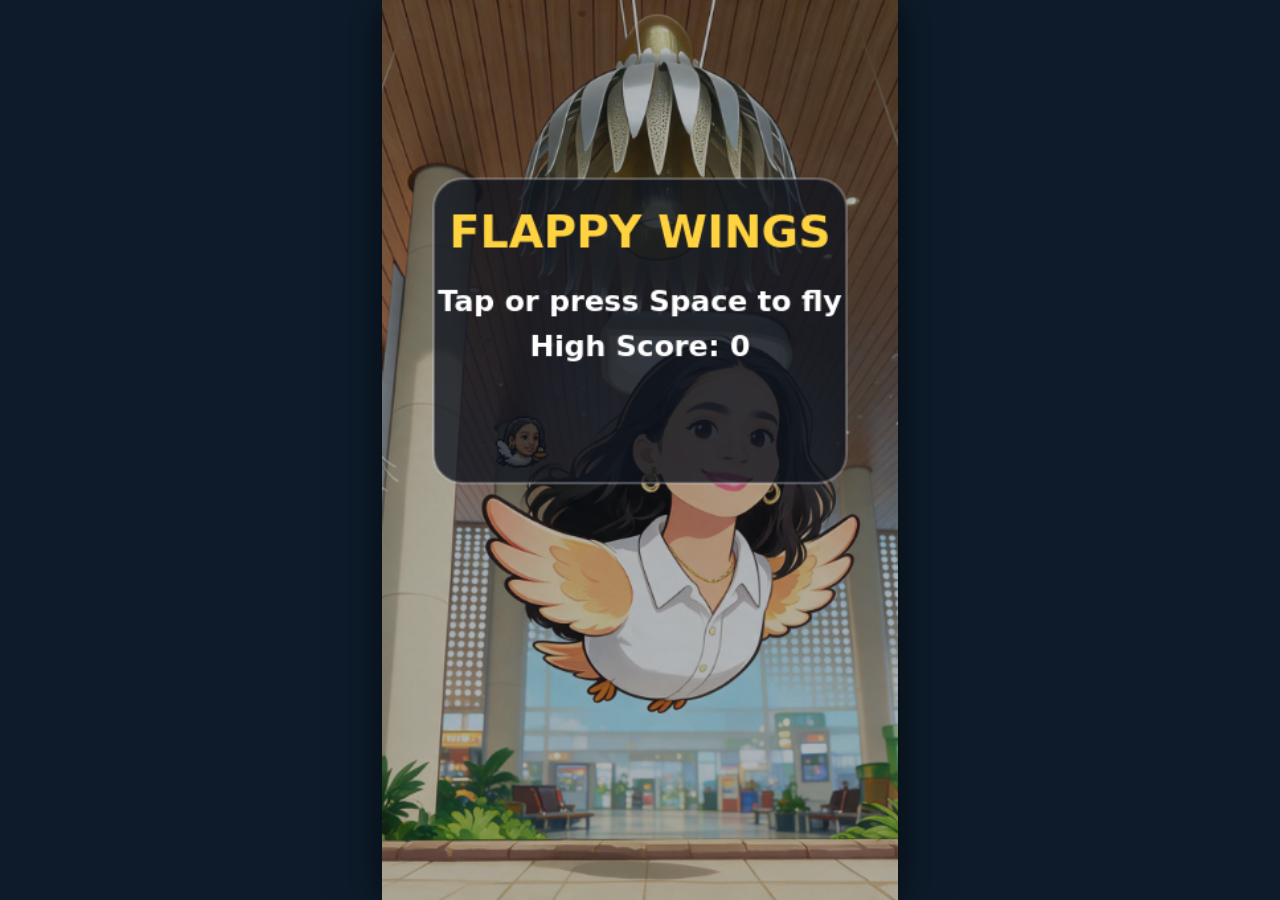
<file: FlappyNaina/index.html>
<!DOCTYPE html>
<html lang="en">
<head>
<meta charset="UTF-8">
<meta name="viewport" content="width=device-width, initial-scale=1, maximum-scale=1, user-scalable=no, viewport-fit=cover">
<title>Flappy Wings</title>
<style>
  html, body {
    margin: 0; padding: 0; height: 100%; width: 100%;
    background: #0d1b2a;
    overflow: hidden;
    touch-action: none;
    -webkit-user-select: none; user-select: none;
    font-family: 'Segoe UI', system-ui, -apple-system, sans-serif;
  }
  #stage {
    position: fixed; inset: 0;
    display: flex; align-items: center; justify-content: center;
    background: #0d1b2a;
  }
  #gameCanvas {
    display: block;
    max-width: 100vw;
    max-height: 100vh;
    box-shadow: 0 0 40px rgba(0,0,0,0.6);
    background: #7ec8e3;
  }
</style>
</head>
<body>
<div id="stage">
  <canvas id="gameCanvas"></canvas>
</div>

<script>
(function () {
  "use strict";

  // ---------- logical (design) resolution ----------
  const LW = 390, LH = 680;

  const canvas = document.getElementById('gameCanvas');
  const ctx = canvas.getContext('2d');

  function resize() {
    const dpr = Math.max(1, window.devicePixelRatio || 1);
    const availW = window.innerWidth;
    const availH = window.innerHeight;
    const scale = Math.min(availW / LW, availH / LH);
    const cssW = LW * scale;
    const cssH = LH * scale;
    canvas.style.width = cssW + 'px';
    canvas.style.height = cssH + 'px';
    canvas.width = Math.round(LW * dpr);
    canvas.height = Math.round(LH * dpr);
    ctx.setTransform(dpr, 0, 0, dpr, 0, 0);
  }
  window.addEventListener('resize', resize);
  window.addEventListener('orientationchange', resize);
  resize();

  // ---------- asset loading ----------
  const assets = {
    bg: new Image(),
    birds: new Image()
  };
  assets.bg.src = 'background.jpeg';
  assets.birds.src = 'assets.png';

  // ---------- audio ----------
  const sndPass = new Audio('audio.mp3');
  const sndBg = new Audio('background.mp3');
  const sndHop = new Audio('hop.mp3');
  sndBg.loop = true;
  sndBg.volume = 0.5;
  let musicStarted = false;

  function startMusic() {
    if (musicStarted) return;
    musicStarted = true;
    sndBg.play().catch(function () {});
  }

  function playPassSound() {
    try {
      sndPass.currentTime = 0;
      sndPass.play().catch(function () {});
    } catch (e) {}
  }

  function playHopSound() {
    try {
      sndHop.currentTime = 0;
      sndHop.play().catch(function () {});
    } catch (e) {}
  }

  let assetsLoaded = 0;
  const totalAssets = 2;

  function assetReady() {
    assetsLoaded++;
    if (assetsLoaded === totalAssets) {
      startLoop();
    }
  }
  assets.bg.onload = assetReady;
  assets.birds.onload = assetReady;

  // bird flap frames: 4 cols x 2 rows
  const BIRD_COLS = 4, BIRD_ROWS = 2;
  let birdCellW = 0, birdCellH = 0;

  // ---------- game constants ----------
  const GRAVITY = 1900;
  const FLAP_VELOCITY = -520;
  const MAX_FALL_SPEED = 700;
  const PIPE_WIDTH = 62;
  const PIPE_GAP = 190;
  const PIPE_SPEED = 165;
  const PIPE_SPACING = 230;
  const BIRD_X = LW * 0.28;
  const BIRD_W = 54, BIRD_H = 47;
  const BIRD_RADIUS = 19;

  // ---------- game state ----------
  let state = 'start'; // start | playing | gameover
  let bird = { y: LH / 2, vy: 0, angle: 0 };
  let pipes = [];
  let score = 0;
  let highScore = parseInt(localStorage.getItem('flappyWingsHighScore') || '0', 10);
  let frameIndex = 0;
  let frameTimer = 0;
  let idleT = 0;
  let lastTime = 0;
  let canRestart = true;
  let flashT = 0;

  // subtle cloud parallax for gameplay backdrop
  const clouds = [];
  for (let i = 0; i < 6; i++) {
    clouds.push({
      x: Math.random() * LW,
      y: 40 + Math.random() * (LH * 0.55),
      s: 0.6 + Math.random() * 0.9,
      speed: 8 + Math.random() * 14
    });
  }

  function resetGame() {
    bird.y = LH / 2;
    bird.vy = 0;
    bird.angle = 0;
    pipes = [];
    score = 0;
    let x = LW + 60;
    for (let i = 0; i < 3; i++) {
      spawnPipe(x);
      x += PIPE_SPACING;
    }
  }

  function spawnPipe(x) {
    const margin = 70;
    const gapCenter = margin + Math.random() * (LH - margin * 2 - PIPE_GAP) + PIPE_GAP / 2;
    const hue = Math.random() < 0.5 ? 'green' : 'coral';
    pipes.push({
      x: x,
      gapCenter: gapCenter,
      passed: false,
      hue: hue
    });
  }

  function flap() {
    startMusic();
    playHopSound();
    if (state === 'start') {
      state = 'playing';
      resetGame();
      bird.vy = FLAP_VELOCITY;
    } else if (state === 'playing') {
      bird.vy = FLAP_VELOCITY;
    } else if (state === 'gameover') {
      if (canRestart) {
        state = 'start';
      }
    }
  }

  // ---------- input ----------
  function onPress(e) {
    e.preventDefault();
    flap();
  }
  canvas.addEventListener('pointerdown', onPress, { passive: false });
  window.addEventListener('keydown', function (e) {
    if (e.code === 'Space' || e.code === 'ArrowUp') {
      e.preventDefault();
      flap();
    }
  });

  // ---------- update ----------
  function update(dt) {
    idleT += dt;

    for (let i = 0; i < clouds.length; i++) {
      clouds[i].x -= clouds[i].speed * dt * (state === 'playing' ? 1 : 0.4);
      if (clouds[i].x < -80) {
        clouds[i].x = LW + 80;
        clouds[i].y = 40 + Math.random() * (LH * 0.55);
      }
    }

    if (state === 'playing') {
      bird.vy += GRAVITY * dt;
      if (bird.vy > MAX_FALL_SPEED) bird.vy = MAX_FALL_SPEED;
      bird.y += bird.vy * dt;

      const targetAngle = Math.max(-0.5, Math.min(1.3, bird.vy / 700));
      bird.angle += (targetAngle - bird.angle) * Math.min(1, dt * 10);

      for (let i = 0; i < pipes.length; i++) {
        pipes[i].x -= PIPE_SPEED * dt;
      }
      while (pipes.length && pipes[0].x < -PIPE_WIDTH - 80) {
        pipes.shift();
        spawnPipe(pipes[pipes.length - 1].x + PIPE_SPACING);
      }

      for (let i = 0; i < pipes.length; i++) {
        const p = pipes[i];
        if (!p.passed && p.x + PIPE_WIDTH / 2 < BIRD_X) {
          p.passed = true;
          score++;
          playPassSound();
        }
      }

      // collisions
      if (bird.y - BIRD_RADIUS < 0 || bird.y + BIRD_RADIUS > LH) {
        endGame();
      }
      for (let i = 0; i < pipes.length; i++) {
        const p = pipes[i];
        const left = p.x - PIPE_WIDTH / 2;
        const right = p.x + PIPE_WIDTH / 2;
        if (BIRD_X + BIRD_RADIUS > left && BIRD_X - BIRD_RADIUS < right) {
          const gapTop = p.gapCenter - PIPE_GAP / 2;
          const gapBottom = p.gapCenter + PIPE_GAP / 2;
          if (bird.y - BIRD_RADIUS < gapTop || bird.y + BIRD_RADIUS > gapBottom) {
            endGame();
          }
        }
      }
    }

    // bird flap animation always flutters
    frameTimer += dt;
    const frameSpeed = state === 'playing' ? 0.06 : 0.12;
    if (frameTimer > frameSpeed) {
      frameTimer = 0;
      frameIndex = (frameIndex + 1) % (BIRD_COLS * BIRD_ROWS);
    }

    if (flashT > 0) flashT -= dt;
  }

  function endGame() {
    if (state !== 'playing') return;
    state = 'gameover';
    flashT = 0.15;
    if (score > highScore) {
      highScore = score;
      localStorage.setItem('flappyWingsHighScore', String(highScore));
    }
    canRestart = false;
    setTimeout(function () { canRestart = true; }, 550);
  }

  // ---------- drawing helpers ----------
  function drawSkyGradient() {
    const g = ctx.createLinearGradient(0, 0, 0, LH);
    g.addColorStop(0, '#8ed1f0');
    g.addColorStop(0.6, '#bfe8f7');
    g.addColorStop(1, '#eaf7ee');
    ctx.fillStyle = g;
    ctx.fillRect(0, 0, LW, LH);

    ctx.save();
    ctx.fillStyle = 'rgba(255,255,255,0.85)';
    for (let i = 0; i < clouds.length; i++) {
      const c = clouds[i];
      drawCloud(c.x, c.y, c.s);
    }
    ctx.restore();

    // ground strip
    ctx.fillStyle = '#dcd3a8';
    ctx.fillRect(0, LH - 26, LW, 26);
    ctx.fillStyle = '#c8bd8a';
    ctx.fillRect(0, LH - 26, LW, 6);
  }

  function drawCloud(x, y, s) {
    ctx.beginPath();
    ctx.ellipse(x, y, 22 * s, 14 * s, 0, 0, Math.PI * 2);
    ctx.ellipse(x + 18 * s, y + 4 * s, 16 * s, 11 * s, 0, 0, Math.PI * 2);
    ctx.ellipse(x - 18 * s, y + 5 * s, 15 * s, 10 * s, 0, 0, Math.PI * 2);
    ctx.fill();
  }

  function drawHomescreen() {
    if (assets.bg.naturalWidth) {
      const iw = assets.bg.naturalWidth, ih = assets.bg.naturalHeight;
      const scale = Math.max(LW / iw, LH / ih);
      const dw = iw * scale, dh = ih * scale;
      ctx.drawImage(assets.bg, (LW - dw) / 2, (LH - dh) / 2, dw, dh);
      ctx.fillStyle = 'rgba(10,20,35,0.30)';
      ctx.fillRect(0, 0, LW, LH);
    } else {
      drawSkyGradient();
    }
  }

  const PIPE_COLORS = {
    green: { light: '#a8f0a0', mid: '#3fb84f', dark: '#1f7a2e', band: '#f4d35e' },
    coral: { light: '#ffd6c9', mid: '#ff8a65', dark: '#c1502f', band: '#ffe08a' }
  };

  function pipeGradient(x0, x1, colors) {
    const g = ctx.createLinearGradient(x0, 0, x1, 0);
    g.addColorStop(0, colors.dark);
    g.addColorStop(0.18, colors.mid);
    g.addColorStop(0.5, colors.light);
    g.addColorStop(0.82, colors.mid);
    g.addColorStop(1, colors.dark);
    return g;
  }

  function drawPipeSegment(cx, top, bottom, colors) {
    const x0 = cx - PIPE_WIDTH / 2, x1 = cx + PIPE_WIDTH / 2;
    ctx.fillStyle = pipeGradient(x0, x1, colors);
    ctx.fillRect(x0, top, PIPE_WIDTH, bottom - top);
    ctx.strokeStyle = 'rgba(0,0,0,0.25)';
    ctx.lineWidth = 2;
    ctx.strokeRect(x0 + 1, top, PIPE_WIDTH - 2, bottom - top);
  }

  function drawPipeCap(cx, edgeY, colors, pointingDown) {
    const capW = PIPE_WIDTH + 18;
    const capH = 26;
    const bandH = 8;
    const x0 = cx - capW / 2, x1 = cx + capW / 2;
    const y = pointingDown ? edgeY - capH : edgeY;

    ctx.save();
    ctx.fillStyle = pipeGradient(x0, x1, colors);
    roundRect(x0, y, capW, capH, 6);
    ctx.fill();
    ctx.strokeStyle = 'rgba(0,0,0,0.3)';
    ctx.lineWidth = 2;
    roundRect(x0, y, capW, capH, 6);
    ctx.stroke();

    // gold band
    const bandY = pointingDown ? y + capH - bandH - 3 : y + 3;
    ctx.fillStyle = colors.band;
    ctx.fillRect(x0 + 5, bandY, capW - 10, bandH);
    ctx.restore();
  }

  function drawPipes() {
    for (let i = 0; i < pipes.length; i++) {
      const p = pipes[i];
      const colors = PIPE_COLORS[p.hue];
      const gapTop = p.gapCenter - PIPE_GAP / 2;
      const gapBottom = p.gapCenter + PIPE_GAP / 2;

      // top pipe: from 0 to gapTop
      drawPipeSegment(p.x, 0, gapTop - 24, colors);
      drawPipeCap(p.x, gapTop, colors, true);

      // bottom pipe: from gapBottom to LH
      drawPipeSegment(p.x, gapBottom + 24, LH, colors);
      drawPipeCap(p.x, gapBottom, colors, false);
    }
  }

  function drawBird() {
    if (!birdCellW) {
      birdCellW = assets.birds.naturalWidth / BIRD_COLS;
      birdCellH = assets.birds.naturalHeight / BIRD_ROWS;
    }
    const col = frameIndex % BIRD_COLS;
    const row = Math.floor(frameIndex / BIRD_COLS);
    const sx = col * birdCellW, sy = row * birdCellH;

    const bobY = state === 'start' ? Math.sin(idleT * 3) * 8 : 0;

    ctx.save();
    ctx.translate(BIRD_X, bird.y + bobY);
    ctx.rotate(state === 'playing' ? bird.angle : Math.sin(idleT * 3) * 0.08);
    ctx.drawImage(
      assets.birds,
      sx, sy, birdCellW, birdCellH,
      -BIRD_W / 2, -BIRD_H / 2, BIRD_W, BIRD_H
    );
    ctx.restore();
  }

  function roundRect(x, y, w, h, r) {
    ctx.beginPath();
    ctx.moveTo(x + r, y);
    ctx.arcTo(x + w, y, x + w, y + h, r);
    ctx.arcTo(x + w, y + h, x, y + h, r);
    ctx.arcTo(x, y + h, x, y, r);
    ctx.arcTo(x, y, x + w, y, r);
    ctx.closePath();
  }

  function drawScore() {
    ctx.save();
    ctx.textAlign = 'center';
    ctx.font = 'bold 54px system-ui, sans-serif';
    ctx.lineWidth = 6;
    ctx.strokeStyle = 'rgba(20,20,30,0.85)';
    ctx.fillStyle = '#ffffff';
    ctx.strokeText(String(score), LW / 2, 62);
    ctx.fillText(String(score), LW / 2, 62);
    ctx.restore();
  }

  function drawPanel(title, lines) {
    const pw = LW * 0.8, ph = 230;
    const px = (LW - pw) / 2, py = (LH - ph) / 2 - 90;
    ctx.save();
    ctx.fillStyle = 'rgba(15,20,30,0.78)';
    roundRect(px, py, pw, ph, 22);
    ctx.fill();
    ctx.strokeStyle = 'rgba(255,255,255,0.25)';
    ctx.lineWidth = 2;
    ctx.stroke();

    ctx.textAlign = 'center';
    ctx.fillStyle = '#ffd23f';
    ctx.font = 'bold 34px system-ui, sans-serif';
    ctx.fillText(title, LW / 2, py + 52);

    ctx.fillStyle = '#ffffff';
    ctx.font = '600 22px system-ui, sans-serif';
    lines.forEach(function (line, idx) {
      ctx.fillText(line, LW / 2, py + 100 + idx * 34);
    });
    ctx.restore();
  }

  function draw() {
    if (state === 'start') {
      drawHomescreen();
      drawBird();
      drawPanel('FLAPPY WINGS', ['Tap or press Space to fly', 'High Score: ' + highScore]);
    } else if (state === 'playing') {
      drawSkyGradient();
      drawPipes();
      drawBird();
      drawScore();
    } else if (state === 'gameover') {
      drawSkyGradient();
      drawPipes();
      drawBird();
      drawScore();
      drawPanel('GAME OVER', ['Score: ' + score, 'Best: ' + highScore, 'Tap to play again']);
    }

    if (flashT > 0) {
      ctx.fillStyle = 'rgba(255,255,255,' + (flashT / 0.15 * 0.5) + ')';
      ctx.fillRect(0, 0, LW, LH);
    }
  }

  // ---------- main loop ----------
  function loop(ts) {
    if (!lastTime) lastTime = ts;
    let dt = (ts - lastTime) / 1000;
    if (dt > 0.05) dt = 0.05;
    lastTime = ts;

    update(dt);
    draw();

    requestAnimationFrame(loop);
  }

  function startLoop() {
    requestAnimationFrame(loop);
  }
})();
</script>
</body>
</html>
</file>
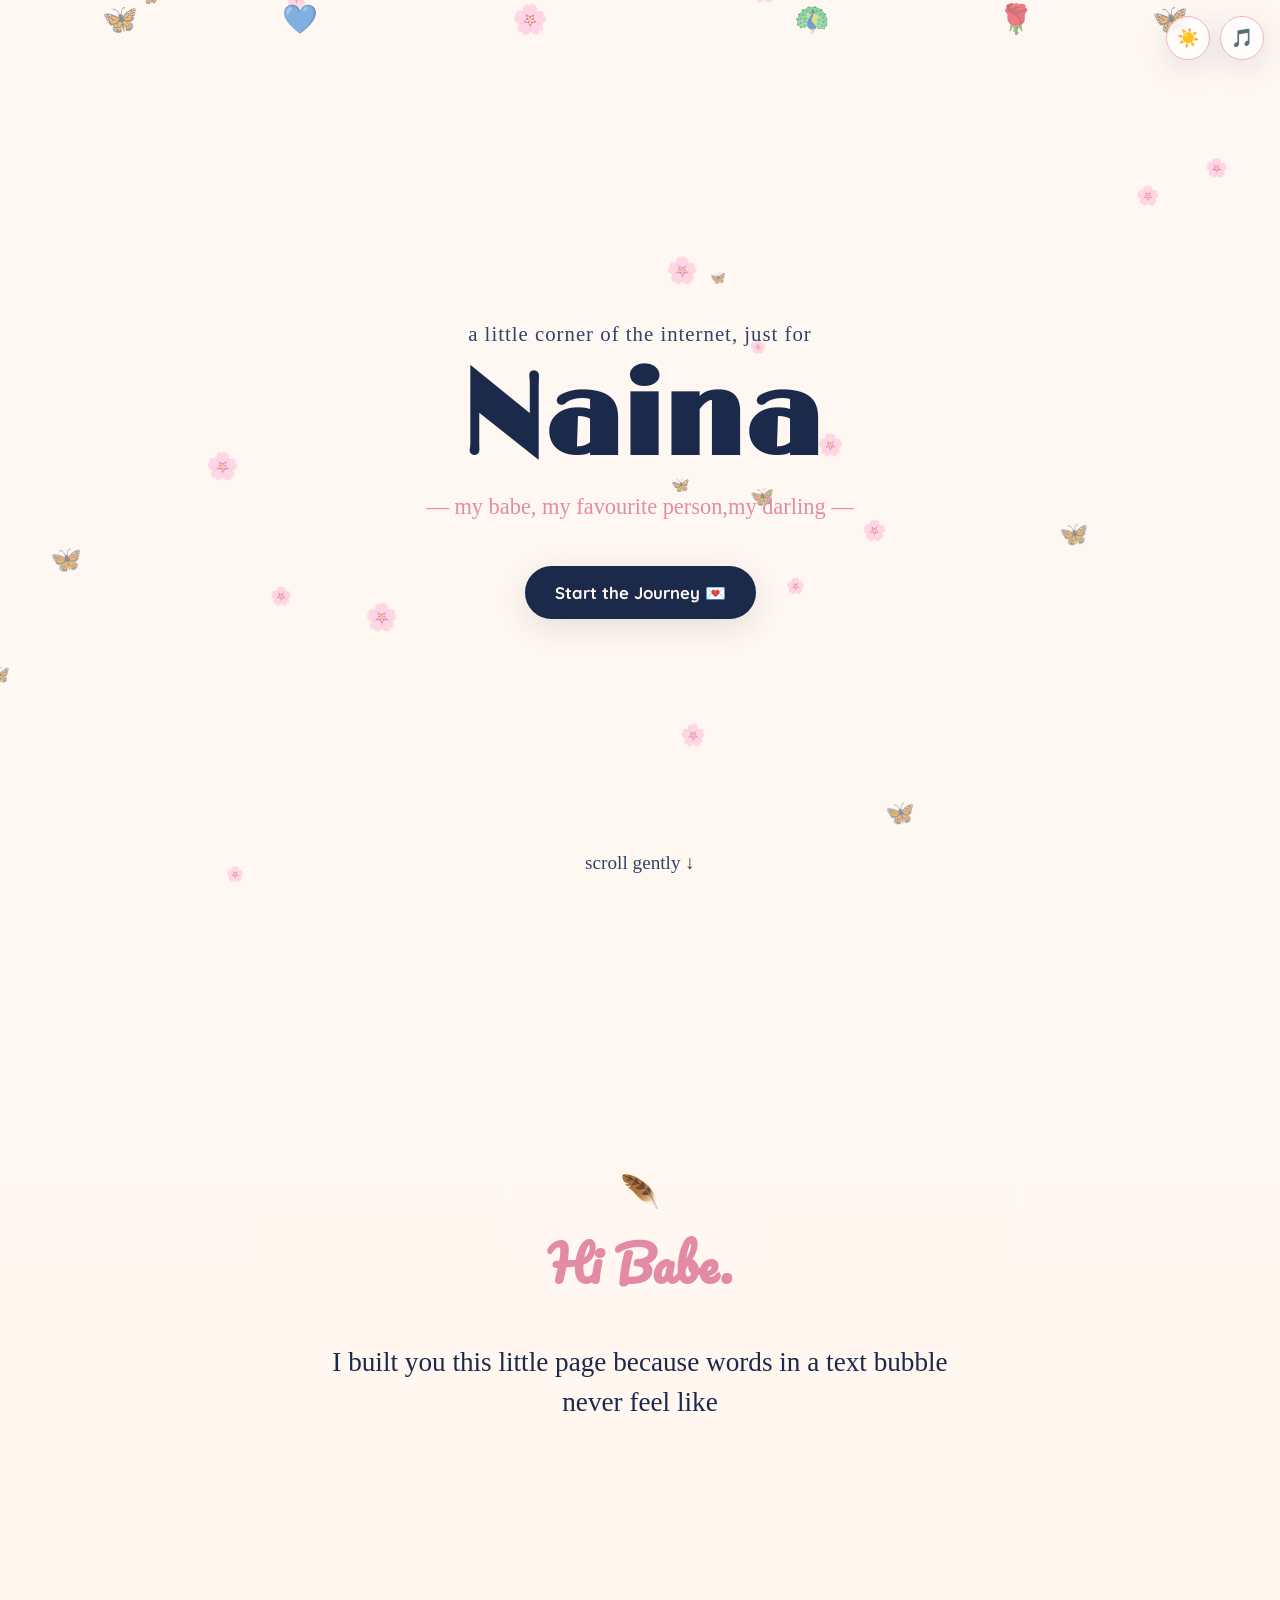
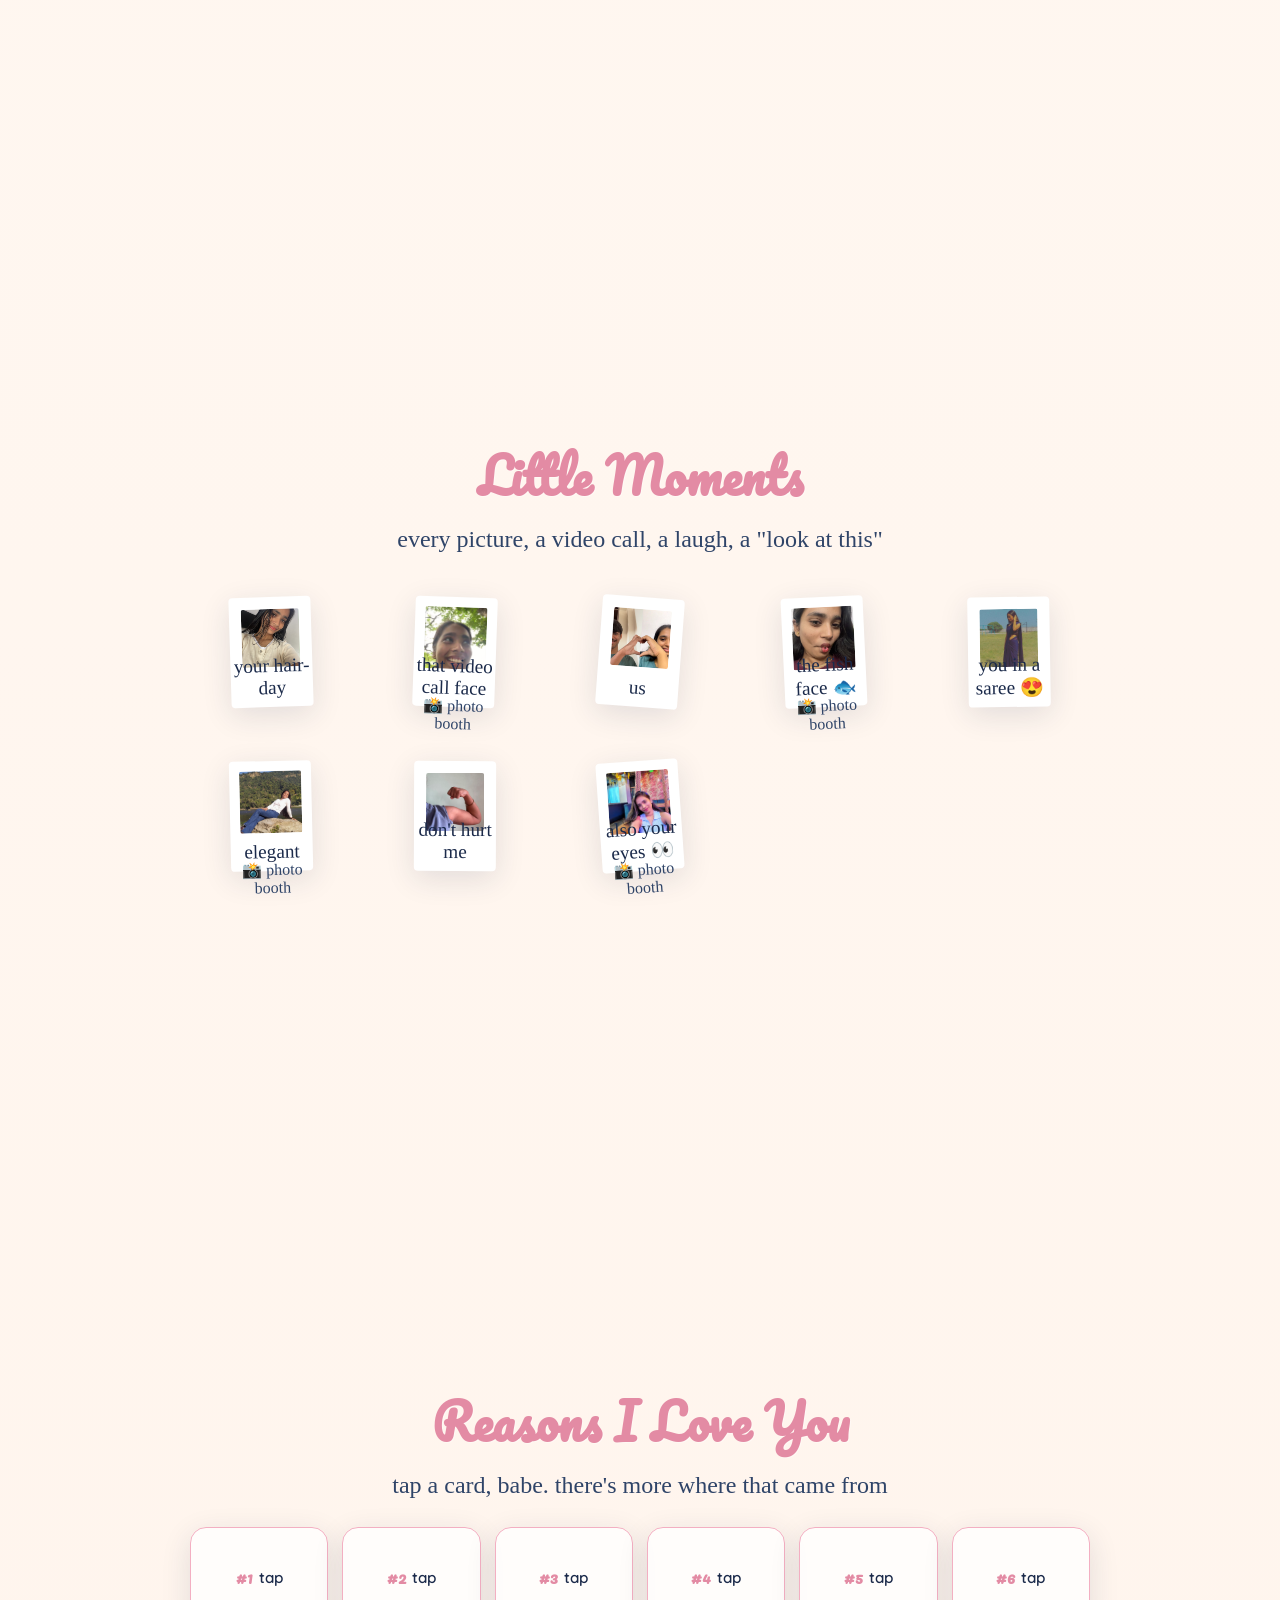
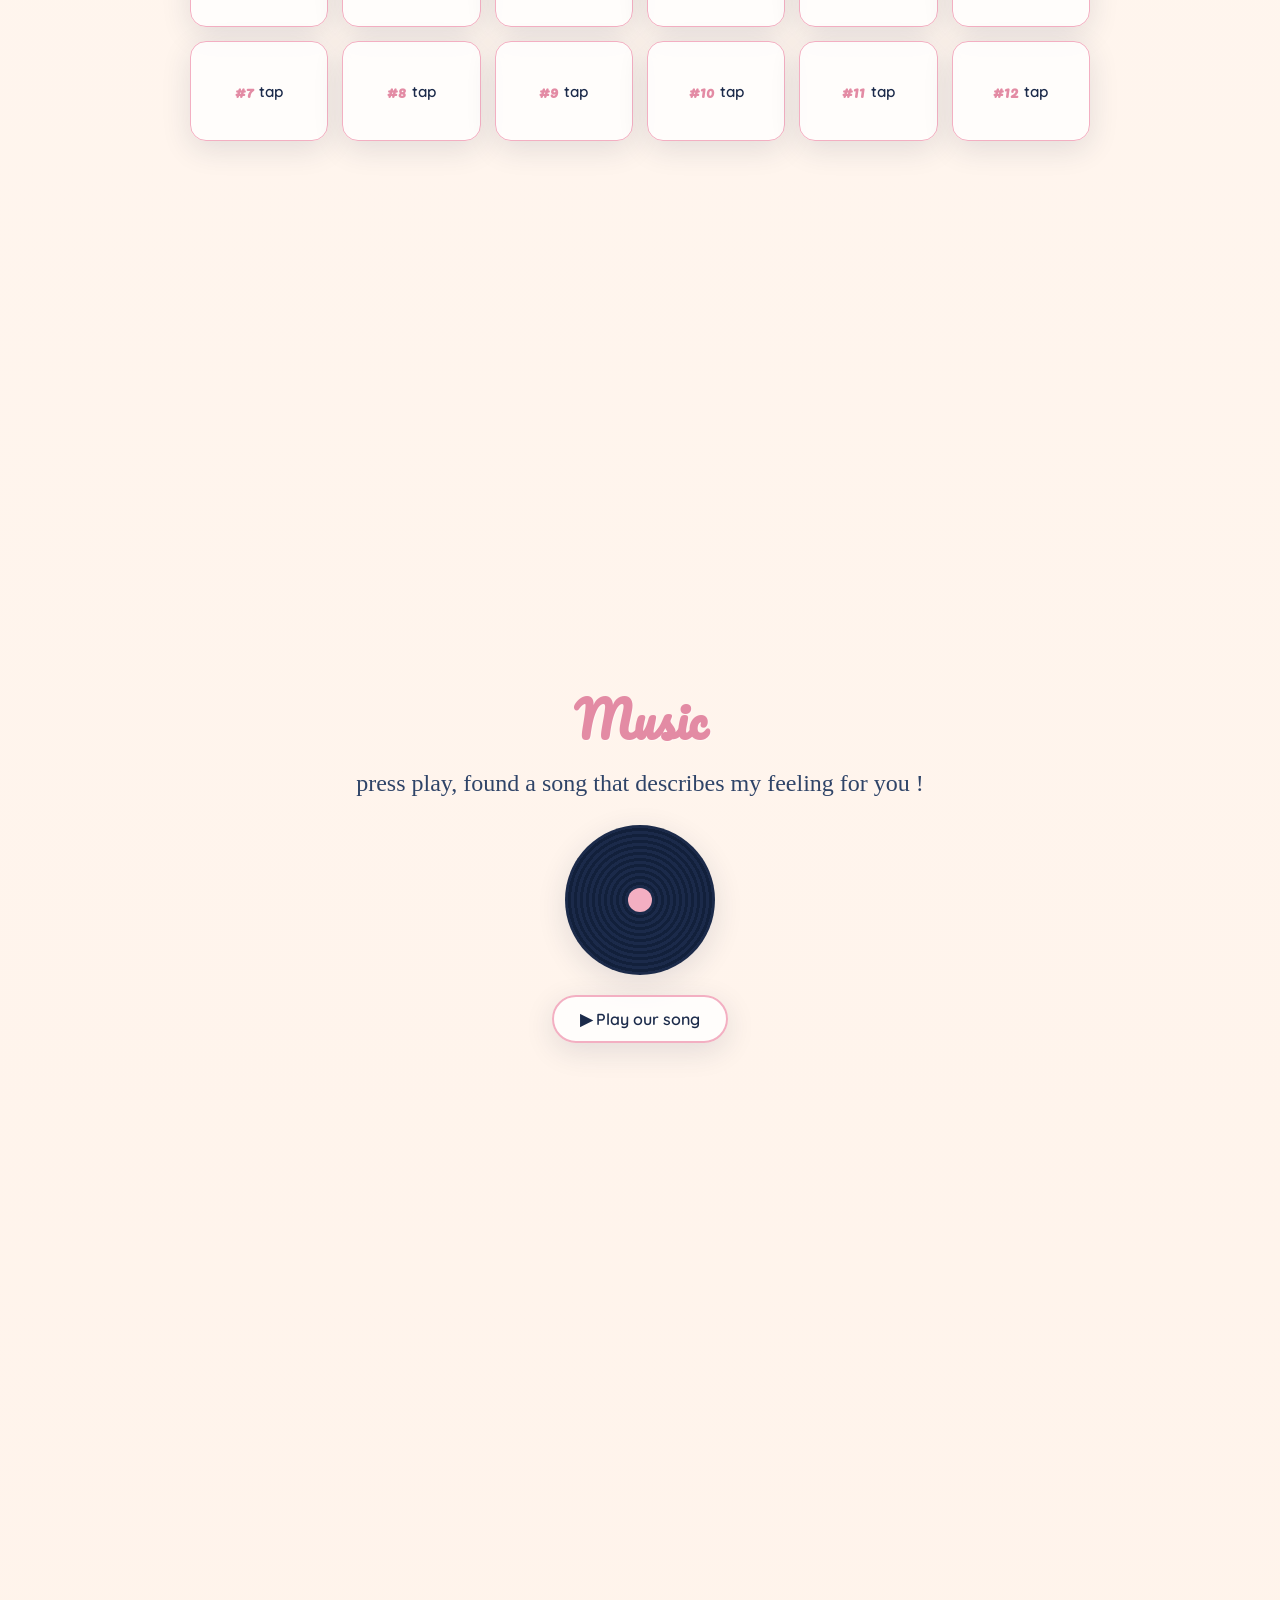
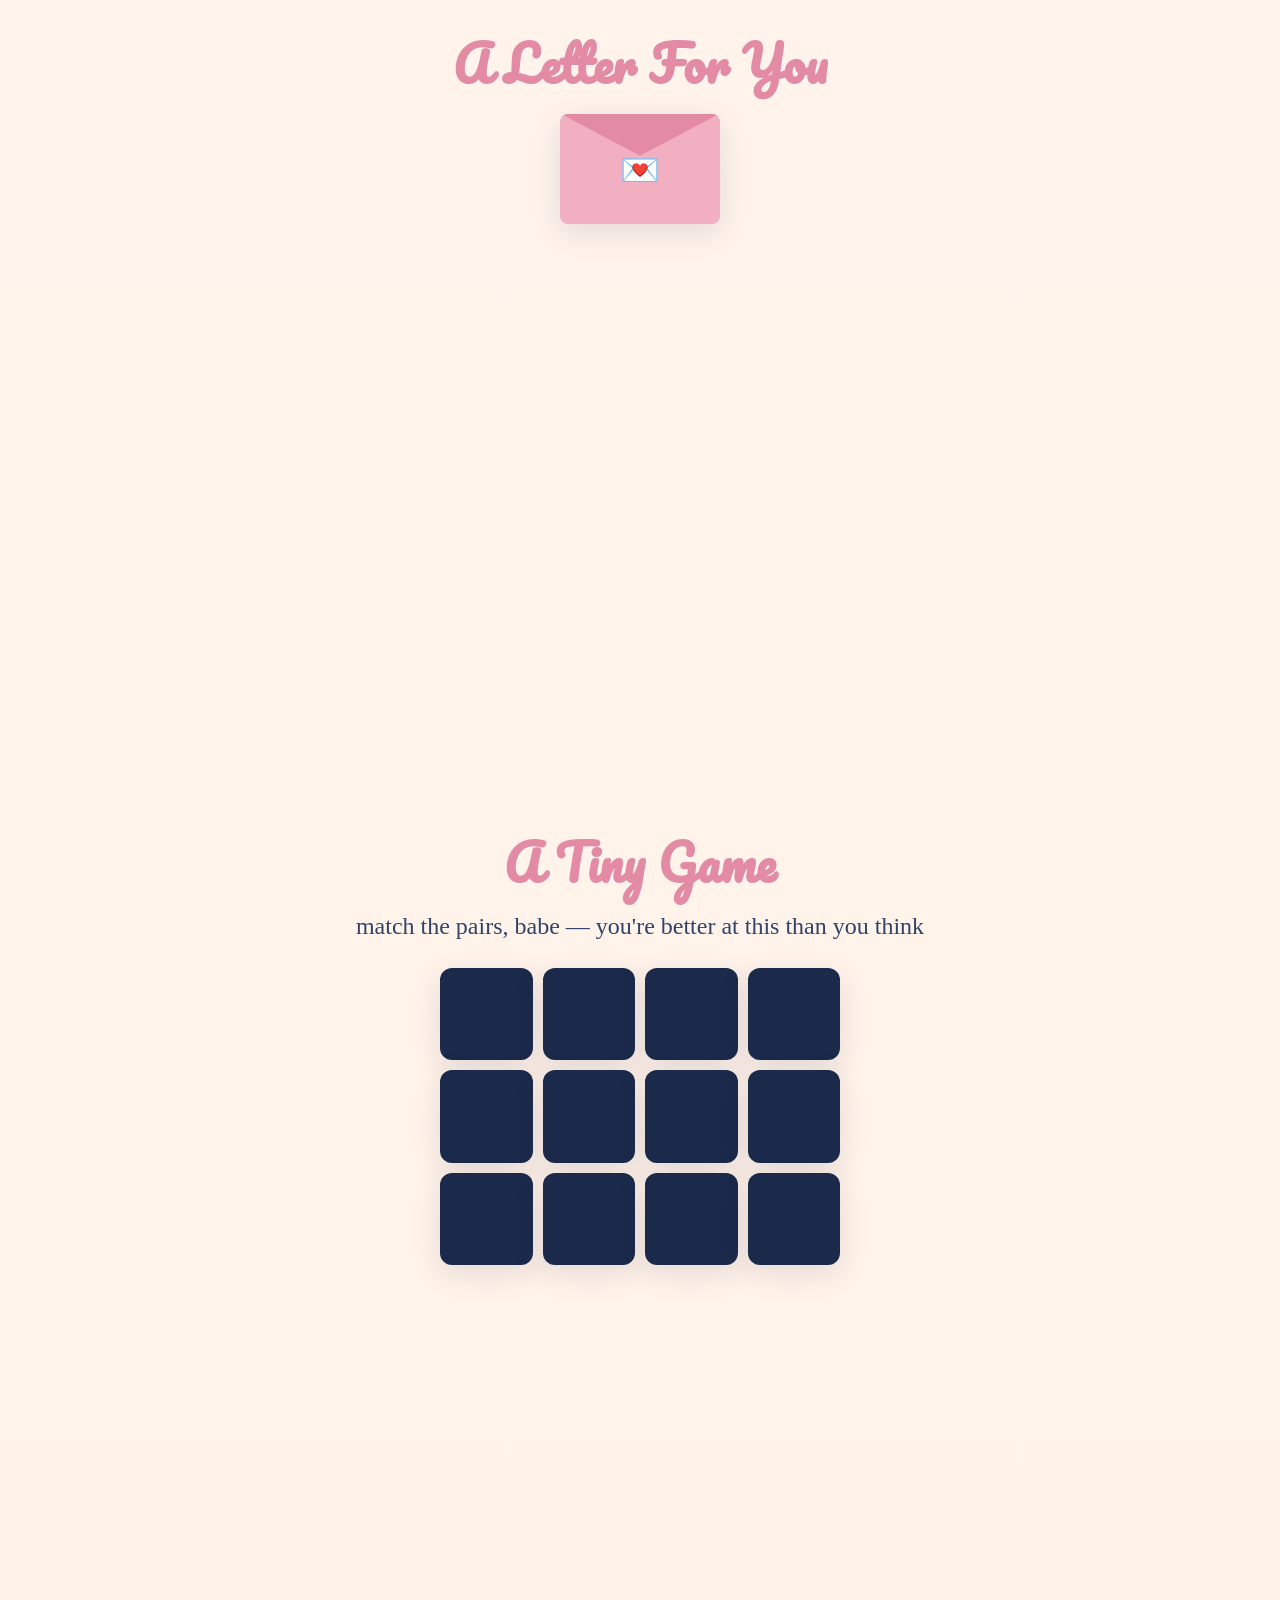
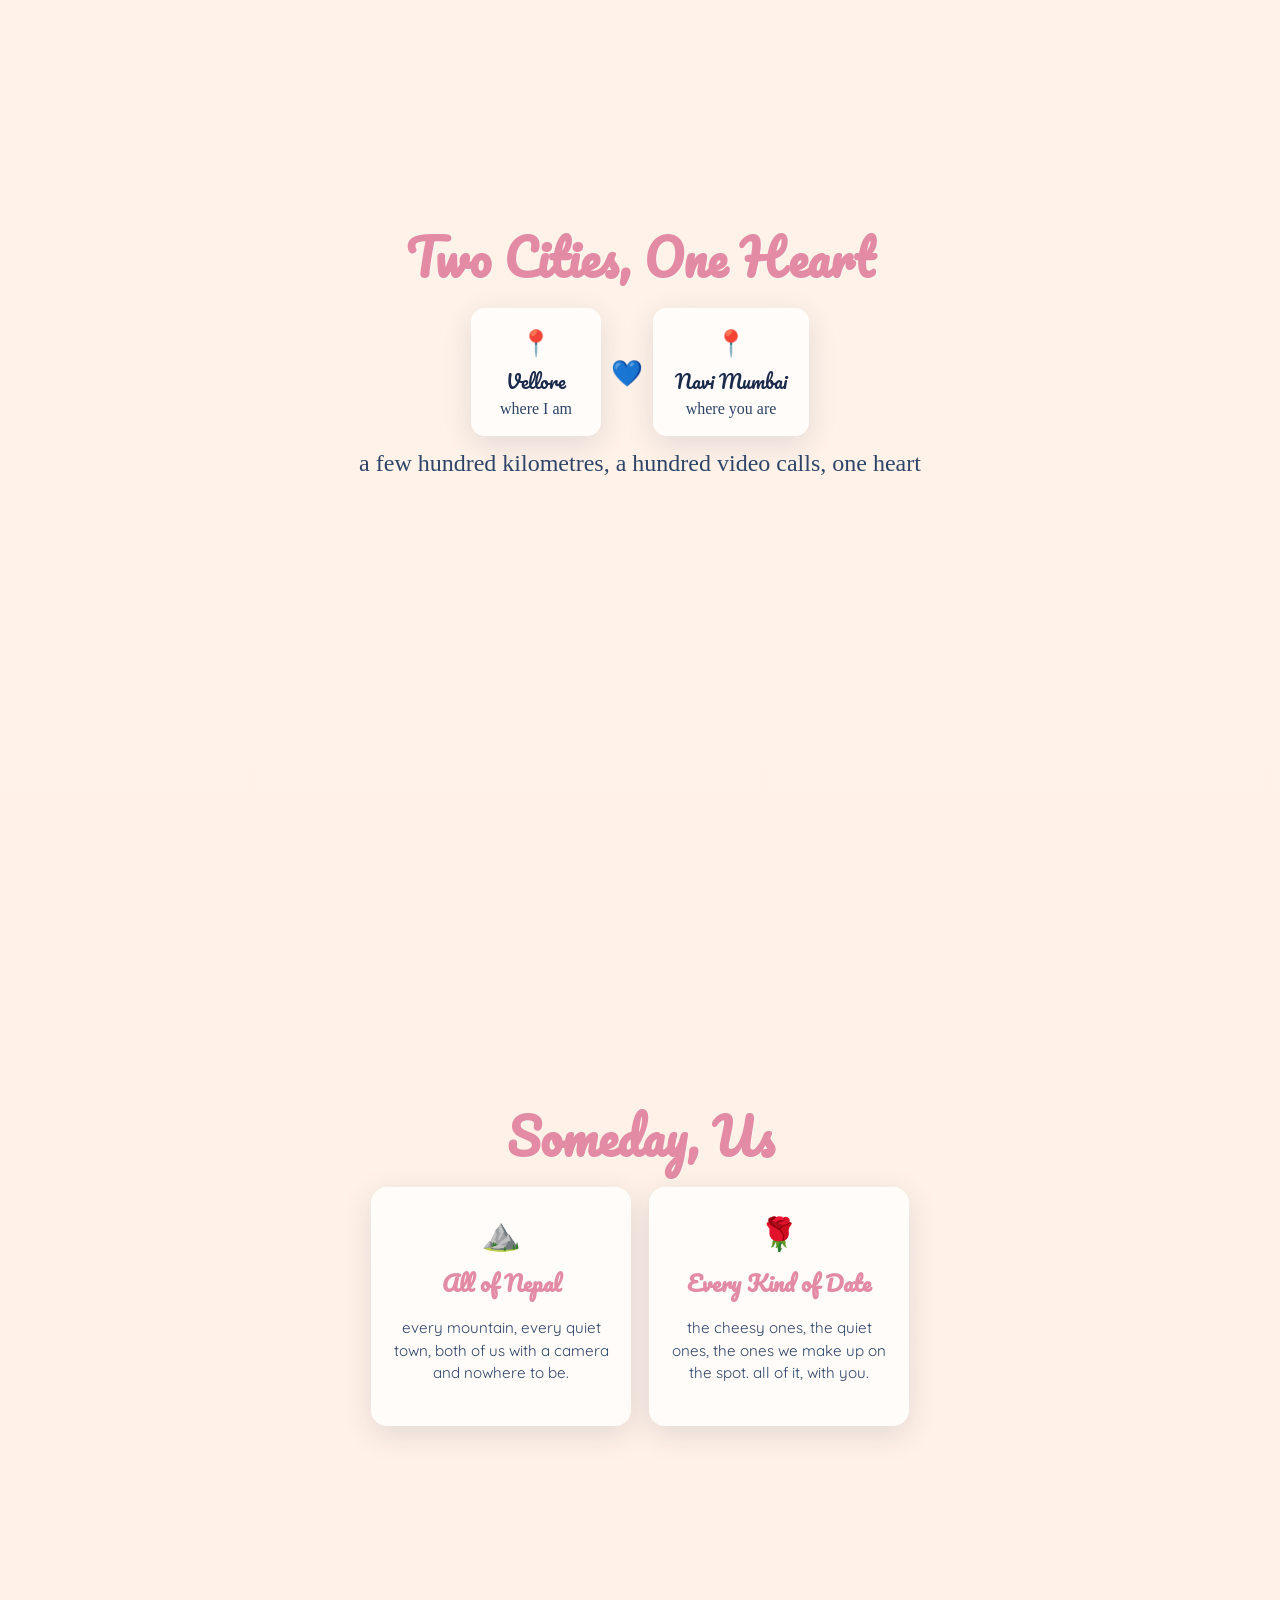
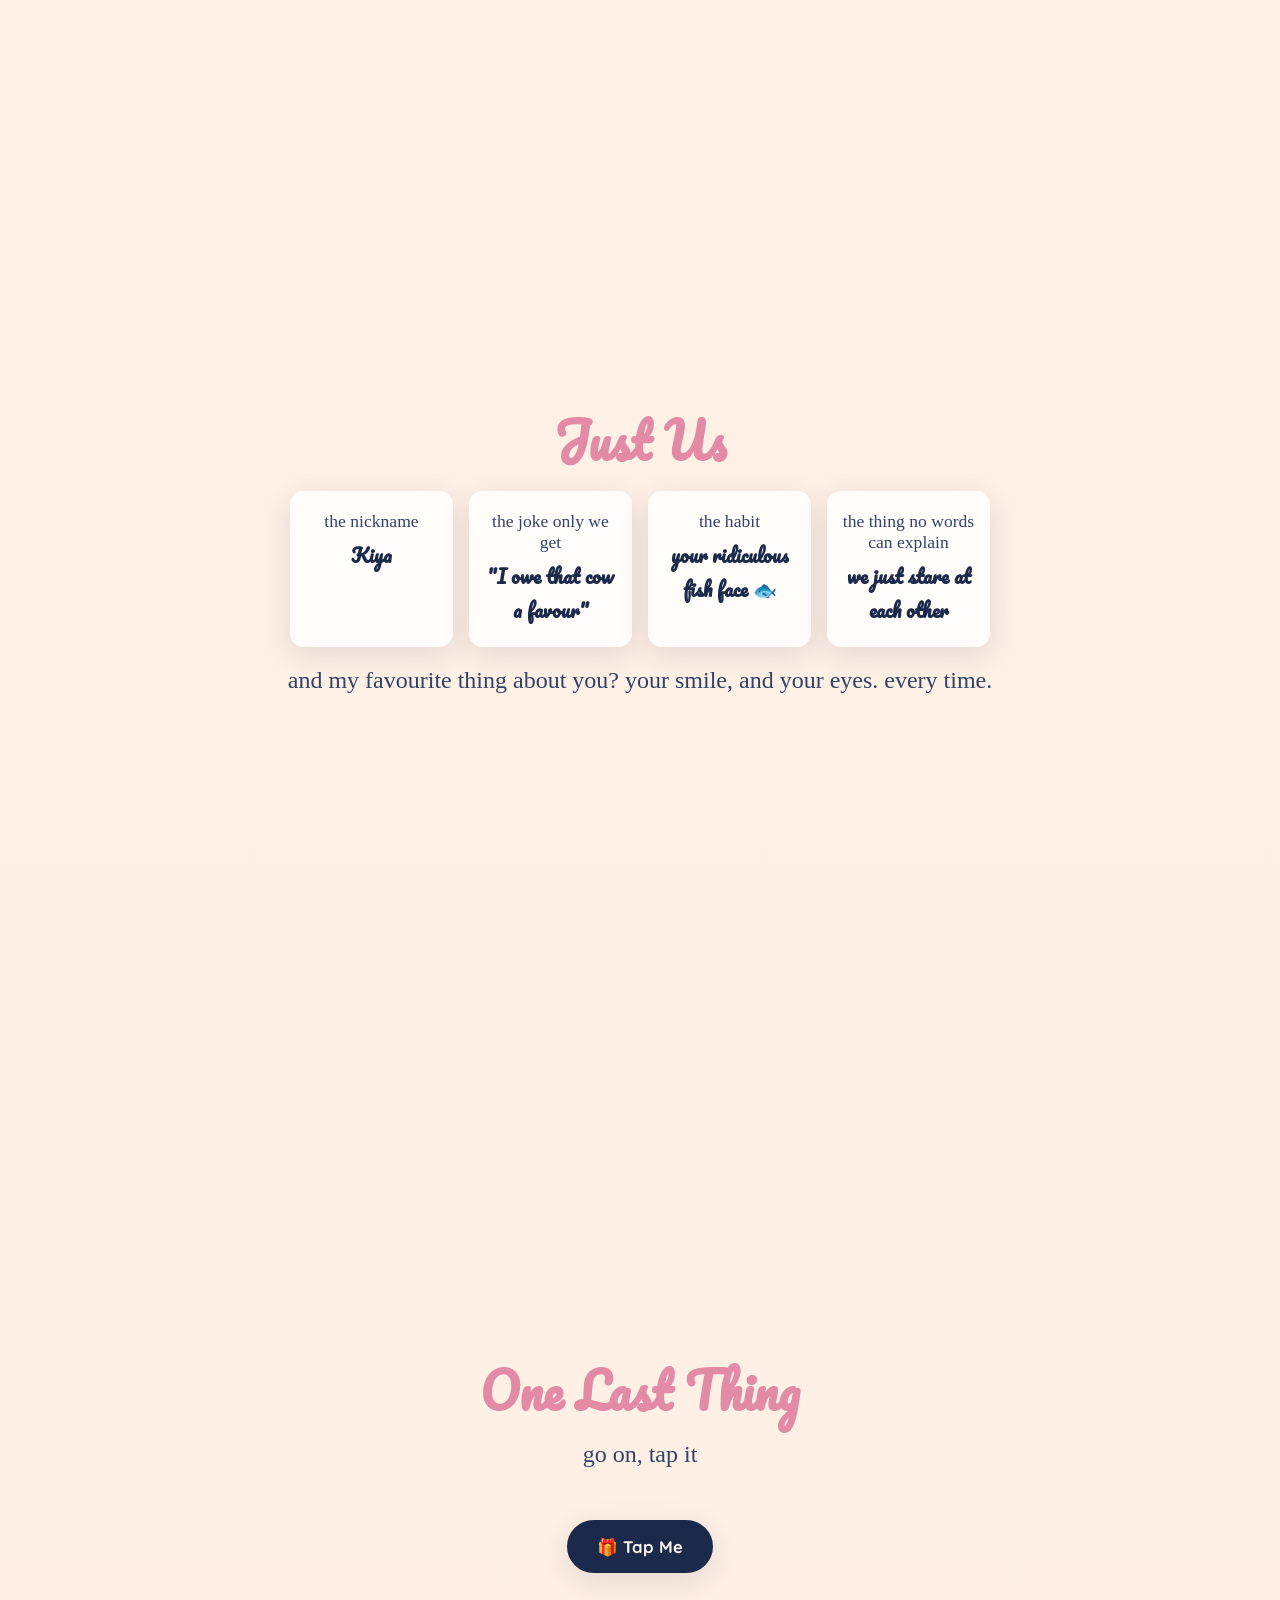
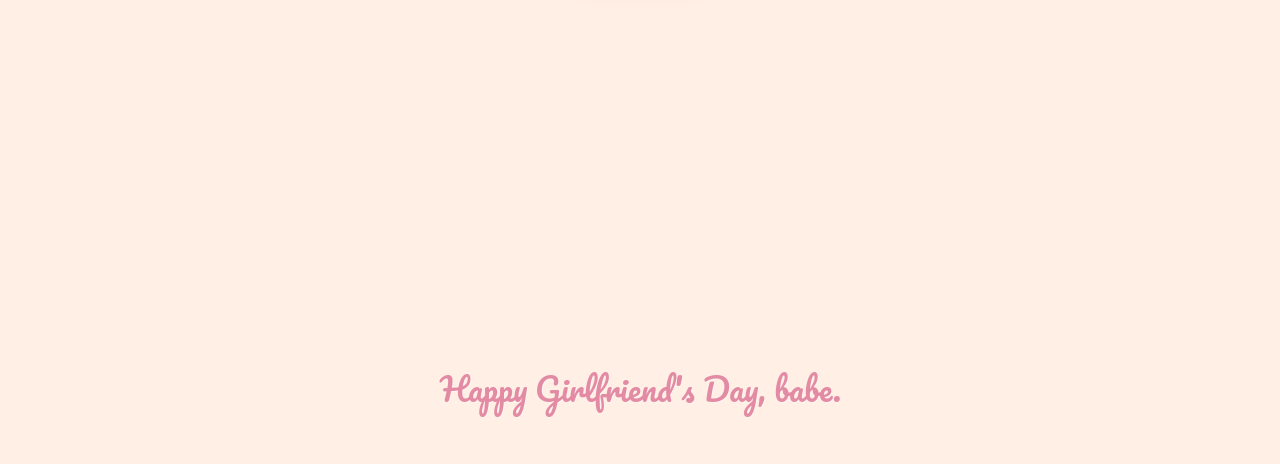
<file: GirlFriendDay/index.html>
<!doctype html>
<html lang="en">
  <head>
    <meta charset="UTF-8" />
    <meta
      name="viewport"
      content="width=device-width, initial-scale=1.0, maximum-scale=1.0, user-scalable=no"
    />
    <title>For Naina 🦋</title>

    <link rel="preconnect" href="https://fonts.googleapis.com" />
    <link rel="preconnect" href="https://fonts.gstatic.com" crossorigin />
    <link
      href="https://fonts.googleapis.com/css2?family=Pacifico&family=Limelight&family=Just+Another+Hand&family=Quicksand:wght@400;500;600;700&display=swap"
      rel="stylesheet"
    />

    <link rel="stylesheet" href="style.css" />
  </head>
  <body>
    <!-- Ambient layers -->
    <canvas id="petal-canvas"></canvas>
    <div id="sparkle-layer"></div>

    <!-- Fixed controls -->
    <div class="controls">
      <button id="modeToggle" class="ctrl-btn" aria-label="Toggle day/night">
        ☀️
      </button>
      <button id="musicToggle" class="ctrl-btn" aria-label="Toggle music">
        🎵
      </button>
    </div>
    <audio id="bgMusic" src="assets/background.mp3" loop preload="none"></audio>

    <!-- ============ 1. LANDING ============ -->
    <section id="landing" class="section landing">
      <div class="floaters">
        <span class="floater">🦋</span><span class="floater">💙</span
        ><span class="floater">🌸</span> <span class="floater">🦚</span
        ><span class="floater">🌹</span><span class="floater">🦋</span>
      </div>
      <p class="eyebrow">a little corner of the internet, just for</p>
      <h1 class="hero-name" id="heroName">Naina</h1>
      <p class="hero-sub">— my babe, my favourite person,my darling —</p>
      <button id="startBtn" class="btn-primary">Start the Journey 💌</button>
      <div class="scroll-hint">scroll gently ↓</div>
    </section>

    <!-- ============ 2. NOTE FROM ME ============ -->
    <section class="section note-section">
      <div class="feather-divider">🪶</div>
      <h2 class="script-title">Hi Babe.</h2>
      <p class="typewriter-block" id="introType"></p>
    </section>

    <!-- ============ 3. GALLERY ============ -->
    <section class="section gallery-section">
      <h2 class="script-title">Little Moments</h2>
      <p class="section-sub">
        every picture, a video call, a laugh, a "look at this"
      </p>
      <div class="gallery-grid" id="galleryGrid"></div>
    </section>

    <!-- ============ 4. REASONS ============ -->
    <section class="section reasons-section">
      <h2 class="script-title">Reasons I Love You</h2>
      <p class="section-sub">
        tap a card, babe. there's more where that came from
      </p>
      <div class="reasons-grid" id="reasonsGrid"></div>
    </section>

    <!-- ============ 5. MUSIC ============ -->
    <section class="section music-section">
      <h2 class="script-title">Music</h2>
      <p class="section-sub">
        press play, found a song that describes my feeling for you !
      </p>
      <div class="record-wrap">
        <div class="record" id="record">
          <div class="record-hole"></div>
        </div>
      </div>
      <button id="playSong" class="btn-secondary">▶ Play our song</button>
    </section>

    <!-- ============ 6. LOVE LETTER ============ -->
    <section class="section letter-section">
      <h2 class="script-title">A Letter For You</h2>
      <div class="envelope" id="envelope">
        <div class="envelope-flap"></div>
        <div class="envelope-body">💌</div>
      </div>
      <div class="letter-paper" id="letterPaper">
        <p id="letterType"></p>
      </div>
    </section>

    <!-- ============ 7. MEMORY GAME ============ -->
    <section class="section game-section">
      <h2 class="script-title">A Tiny Game</h2>
      <p class="section-sub">
        match the pairs, babe — you're better at this than you think
      </p>
      <div class="memory-grid" id="memoryGrid"></div>
      <p class="game-status" id="gameStatus"></p>
    </section>

    <!-- ============ 8. TWO CITIES ============ -->
    <section class="section map-section">
      <h2 class="script-title">Two Cities, One Heart</h2>
      <div class="map-wrap">
        <div class="city-card">
          <div class="city-pin">📍</div>
          <p class="city-name">Vellore</p>
          <p class="city-tag">where I am</p>
        </div>
        <div class="heart-line">
          <span class="beating-heart">💙</span>
        </div>
        <div class="city-card">
          <div class="city-pin">📍</div>
          <p class="city-name">Navi Mumbai</p>
          <p class="city-tag">where you are</p>
        </div>
      </div>
      <p class="section-sub">
        a few hundred kilometres, a hundred video calls, one heart
      </p>
    </section>

    <!-- ============ 9. FUTURE DREAMS ============ -->
    <section class="section dreams-section">
      <h2 class="script-title">Someday, Us</h2>
      <div class="dream-cards">
        <div class="dream-card">
          <div class="dream-icon">⛰️</div>
          <h3>All of Nepal</h3>
          <p>
            every mountain, every quiet town, both of us with a camera and
            nowhere to be.
          </p>
        </div>
        <div class="dream-card">
          <div class="dream-icon">🌹</div>
          <h3>Every Kind of Date</h3>
          <p>
            the cheesy ones, the quiet ones, the ones we make up on the spot.
            all of it, with you.
          </p>
        </div>
      </div>
    </section>

    <!-- ============ 10. JUST US ============ -->
    <section class="section justus-section">
      <h2 class="script-title">Just Us</h2>
      <div class="justus-grid">
        <div class="justus-card">
          <p>the nickname</p>
          <h3>Kiya</h3>
        </div>
        <div class="justus-card">
          <p>the joke only we get</p>
          <h3>"I owe that cow a favour"</h3>
        </div>
        <div class="justus-card">
          <p>the habit</p>
          <h3>your ridiculous fish face 🐟</h3>
        </div>
        <div class="justus-card">
          <p>the thing no words can explain</p>
          <h3>we just stare at each other</h3>
        </div>
      </div>
      <p class="section-sub">
        and my favourite thing about you? your smile, and your eyes. every time.
      </p>
    </section>

    <!-- ============ 11. SURPRISE ============ -->
    <section class="section surprise-section">
      <h2 class="script-title">One Last Thing</h2>
      <p class="section-sub">go on, tap it</p>
      <button id="surpriseBtn" class="btn-primary surprise-btn">
        🎁 Tap Me
      </button>
    </section>

    <div id="surpriseOverlay" class="surprise-overlay">
      <div class="surprise-message">
        <p>Happy Girlfriend's Day, my Babe.</p>
        <p class="small">
          22.07.2026 and every day after — I'm so lucky it's you.
        </p>
        <button id="closeSurprise" class="btn-secondary">close, softly</button>
      </div>
    </div>

    <canvas id="confetti-canvas"></canvas>

    <footer class="footer">
      <p class="script-title small-script">Happy Girlfriend's Day, babe.</p>
    </footer>

    <script src="script.js"></script>
  </body>
</html>
</file>
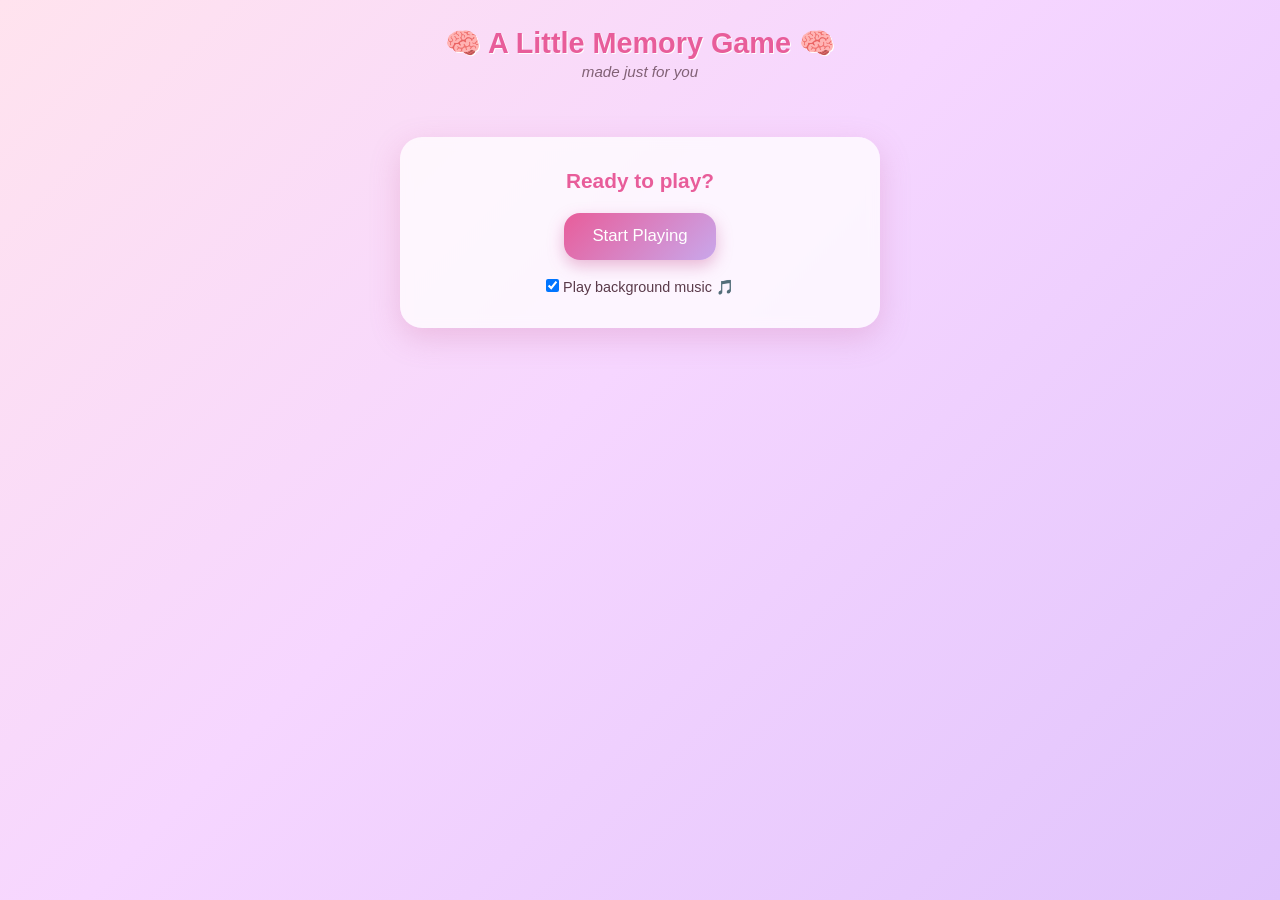
<file: Memory Flip/index.html>
<!doctype html>
<html lang="en">
  <head>
    <meta charset="UTF-8" />
    <meta
      name="viewport"
      content="width=device-width, initial-scale=1.0, maximum-scale=1, user-scalable=no"
    />
    <title>A Little Memory Game</title>
    <style>
      * {
        box-sizing: border-box;
        margin: 0;
        padding: 0;
      }

      :root {
        --pink: #ff9ecb;
        --pink-deep: #e85d9a;
        --lilac: #c9a7eb;
        --gold: #f6c667;
        --text-dark: #5a3a4a;
      }

      html,
      body {
        height: 100%;
      }

      body {
        font-family: "Segoe UI", "Trebuchet MS", sans-serif;
        background: linear-gradient(
          135deg,
          #ffe3ee 0%,
          #f6d6ff 45%,
          #e0c3fc 100%
        );
        color: var(--text-dark);
        min-height: 100vh;
        display: flex;
        flex-direction: column;
        align-items: center;
        overflow-x: hidden;
        position: relative;
      }

      /* floating petals */
      .petals {
        position: fixed;
        inset: 0;
        pointer-events: none;
        z-index: 0;
        overflow: hidden;
      }
      .petal {
        position: absolute;
        top: -10%;
        font-size: 1.4rem;
        opacity: 0.7;
        animation: fall linear infinite;
        user-select: none;
      }
      @keyframes fall {
        0% {
          transform: translateY(-10vh) rotate(0deg);
        }
        100% {
          transform: translateY(110vh) rotate(360deg);
        }
      }

      .top-bar {
        text-align: center;
        padding: 1.6rem 1rem 0.6rem;
        z-index: 1;
      }
      .top-bar h1 {
        font-size: 1.8rem;
        color: var(--pink-deep);
        text-shadow: 1px 1px 0 #fff;
      }
      .subtitle {
        font-size: 0.95rem;
        font-style: italic;
        opacity: 0.75;
        margin-top: 0.2rem;
      }

      .screen {
        width: 100%;
        max-width: 900px;
        padding: 1rem;
        z-index: 1;
        display: flex;
        flex-direction: column;
        align-items: center;
        flex: 1;
      }
      .hidden {
        display: none !important;
      }

      .card-panel {
        background: rgba(255, 255, 255, 0.75);
        backdrop-filter: blur(6px);
        border-radius: 22px;
        padding: 2rem 1.6rem;
        text-align: center;
        box-shadow: 0 10px 30px rgba(200, 100, 150, 0.25);
        max-width: 480px;
        width: 100%;
        margin-top: 2rem;
      }

      .card-panel h2 {
        color: var(--pink-deep);
        margin-bottom: 1.2rem;
        font-size: 1.3rem;
      }

      .primary-btn {
        background: linear-gradient(135deg, var(--pink-deep), var(--lilac));
        color: #fff;
        border: none;
        padding: 0.85rem 1.8rem;
        border-radius: 16px;
        font-size: 1.05rem;
        cursor: pointer;
        box-shadow: 0 6px 16px rgba(200, 90, 150, 0.4);
        transition: transform 0.15s ease;
      }
      .primary-btn:hover {
        transform: translateY(-2px) scale(1.02);
      }

      .small-btn {
        background: #fff;
        border: 2px solid var(--pink-deep);
        color: var(--pink-deep);
        padding: 0.4rem 0.9rem;
        border-radius: 12px;
        cursor: pointer;
        font-size: 0.85rem;
      }
      .small-btn:hover {
        background: var(--pink-deep);
        color: #fff;
      }

      .sound-toggle {
        margin-top: 1.2rem;
        font-size: 0.9rem;
      }

      .hud {
        display: flex;
        flex-wrap: wrap;
        gap: 0.8rem 1.4rem;
        align-items: center;
        justify-content: center;
        background: rgba(255, 255, 255, 0.6);
        padding: 0.7rem 1.2rem;
        border-radius: 16px;
        margin-bottom: 1.2rem;
        font-size: 0.95rem;
        width: 100%;
        max-width: 700px;
      }
      .hud-item {
        font-weight: 600;
        color: var(--pink-deep);
      }

      .board {
        display: grid;
        grid-template-columns: repeat(5, 1fr);
        gap: 10px;
        width: 100%;
        max-width: 650px;
        margin: 0 auto 2rem;
        perspective: 1000px;
      }

      .tile {
        position: relative;
        aspect-ratio: 1 / 1;
        cursor: pointer;
      }
      .tile-inner {
        width: 100%;
        height: 100%;
        position: relative;
        transform-style: preserve-3d;
        transition: transform 0.5s cubic-bezier(0.4, 0.2, 0.2, 1);
      }
      .tile.flipped .tile-inner,
      .tile.matched .tile-inner {
        transform: rotateY(180deg);
      }

      .tile-face {
        position: absolute;
        inset: 0;
        backface-visibility: hidden;
        border-radius: 12px;
        display: flex;
        align-items: center;
        justify-content: center;
        overflow: hidden;
        box-shadow: 0 4px 10px rgba(150, 80, 120, 0.25);
      }
      .tile-back {
        background: linear-gradient(135deg, var(--pink), var(--lilac));
        font-size: 1.6rem;
      }
      .tile-front {
        background: #fff;
        transform: rotateY(180deg);
      }
      .tile-front img {
        width: 100%;
        height: 100%;
        object-fit: cover;
      }

      .tile.matched .tile-face.tile-front {
        box-shadow:
          0 0 0 3px var(--gold),
          0 4px 14px rgba(246, 198, 103, 0.6);
      }
      .tile.matched {
        animation: pop 0.4s ease;
      }
      @keyframes pop {
        0% {
          transform: scale(1);
        }
        40% {
          transform: scale(1.08);
        }
        100% {
          transform: scale(1);
        }
      }

      .win-panel {
        margin-top: 3rem;
      }
      .win-lily {
        font-size: 3rem;
        animation: bloom 1.4s ease infinite;
      }
      @keyframes bloom {
        0%,
        100% {
          transform: scale(1) rotate(0deg);
        }
        50% {
          transform: scale(1.15) rotate(8deg);
        }
      }
      .win-message {
        margin: 1rem 0 1.6rem;
        font-size: 1rem;
        line-height: 1.5;
      }

      @media (max-width: 480px) {
        .top-bar h1 {
          font-size: 1.4rem;
        }
        .card-panel {
          padding: 1.4rem 1rem;
        }
        .board {
          gap: 6px;
        }
        .tile-back {
          font-size: 1.1rem;
        }
      }
    </style>
  </head>
  <body>
    <div class="petals" id="petals"></div>

    <audio id="bg-music" loop preload="auto">
      <source src="assets/music.mp3" type="audio/mpeg" />
    </audio>

    <header class="top-bar">
      <h1>🧠 A Little Memory Game 🧠</h1>
      <p class="subtitle">made just for you</p>
    </header>

    <!-- SETUP SCREEN -->
    <section id="setup-screen" class="screen">
      <div class="card-panel">
        <h2>Ready to play?</h2>
        <button id="start-btn" class="primary-btn">Start Playing</button>
        <div class="sound-toggle">
          <label>
            <input type="checkbox" id="music-toggle" checked />
            Play background music 🎵
          </label>
        </div>
      </div>
    </section>

    <!-- GAME SCREEN -->
    <section id="game-screen" class="screen hidden">
      <div class="hud">
        <div class="hud-item">💗 Moves: <span id="moves-count">0</span></div>
        <div class="hud-item">⏱️ Time: <span id="timer">00:00</span></div>
        <div class="hud-item">
          💐 Pairs: <span id="pairs-count">0</span>/<span id="pairs-total"
            >15</span
          >
        </div>
        <button id="restart-btn" class="small-btn">↺ Restart</button>
      </div>
      <div id="board" class="board"></div>
    </section>

    <!-- WIN SCREEN -->
    <section id="win-screen" class="screen hidden">
      <div class="card-panel win-panel">
        <div class="win-lily">💐</div>
        <h2>You won!</h2>
        <p id="win-message" class="win-message"></p>
        <button id="play-again-btn" class="primary-btn">Play Again 💕</button>
      </div>
    </section>

    <script>
      /* ============================================================
   CONFIG
   ------------------------------------------------------------
   Put your photos in:  assets/img1.png, assets/img2.png ... assets/img15.png
   Put your music file at: assets/music.mp3
   If a photo fails to load, that tile falls back to an emoji
   automatically, so the game is playable right away.
   ============================================================ */
      const CONFIG = {
        totalPairs: 15, // fixed: 15 pairs = 30 tiles, 5 columns x 6 rows
        gridColumns: 5,

        imageFolder: "assets/",
        imagePrefix: "img",
        imageExt: ".png",

        musicFile: "assets/music.mp3",

        fallbackEmoji: [
          "💗",
          "💕",
          "💖",
          "💘",
          "🌷",
          "🌸",
          "🌹",
          "🌺",
          "🌻",
          "💐",
          "🌼",
          "✨",
          "🕊️",
          "🌙",
          "⭐",
        ],

        winMessages: [
          "Every match brought us closer. 💕",
          "Some things are always meant to find each other. 💗",
          "Cleared the whole board, one pair at a time. 💐",
          "You + me = a perfect pair. 💘",
        ],
      };

      let state = {
        tiles: [],
        flipped: [],
        matchedCount: 0,
        moves: 0,
        lockBoard: false,
        timerInterval: null,
        seconds: 0,
        musicOn: true,
      };

      const el = {
        setupScreen: document.getElementById("setup-screen"),
        gameScreen: document.getElementById("game-screen"),
        winScreen: document.getElementById("win-screen"),
        startBtn: document.getElementById("start-btn"),
        restartBtn: document.getElementById("restart-btn"),
        playAgainBtn: document.getElementById("play-again-btn"),
        board: document.getElementById("board"),
        movesCount: document.getElementById("moves-count"),
        timer: document.getElementById("timer"),
        pairsCount: document.getElementById("pairs-count"),
        winMessage: document.getElementById("win-message"),
        musicToggle: document.getElementById("music-toggle"),
        music: document.getElementById("bg-music"),
        petals: document.getElementById("petals"),
      };

      function spawnPetals() {
        const petalEmojis = ["🌸", "🌷", "💮", "🌺", "💗"];
        for (let i = 0; i < 14; i++) {
          const p = document.createElement("span");
          p.className = "petal";
          p.textContent =
            petalEmojis[Math.floor(Math.random() * petalEmojis.length)];
          p.style.left = Math.random() * 100 + "vw";
          p.style.fontSize = 1 + Math.random() * 1.4 + "rem";
          p.style.animationDuration = 8 + Math.random() * 10 + "s";
          p.style.animationDelay = Math.random() * 10 + "s";
          el.petals.appendChild(p);
        }
      }

      function shuffle(arr) {
        for (let i = arr.length - 1; i > 0; i--) {
          const j = Math.floor(Math.random() * (i + 1));
          [arr[i], arr[j]] = [arr[j], arr[i]];
        }
        return arr;
      }

      function buildTiles() {
        const keys = [];
        for (let i = 1; i <= CONFIG.totalPairs; i++) {
          keys.push({
            id: "img" + i,
            src: CONFIG.imageFolder + CONFIG.imagePrefix + i + CONFIG.imageExt,
            fallback:
              CONFIG.fallbackEmoji[(i - 1) % CONFIG.fallbackEmoji.length],
          });
        }
        let tiles = [];
        keys.forEach((k, i) => {
          tiles.push({ uid: i + "a", ...k });
          tiles.push({ uid: i + "b", ...k });
        });
        return shuffle(tiles);
      }

      function renderBoard() {
        el.board.innerHTML = "";
        el.board.style.gridTemplateColumns = `repeat(${CONFIG.gridColumns}, 1fr)`;

        state.tiles.forEach((tile, index) => {
          const tileEl = document.createElement("div");
          tileEl.className = "tile";
          tileEl.dataset.index = index;

          tileEl.innerHTML = `
      <div class="tile-inner">
        <div class="tile-face tile-back">💗</div>
        <div class="tile-face tile-front">
          <img src="${tile.src}" alt=""
               onerror="this.replaceWith(Object.assign(document.createElement('div'), {
                 textContent: '${tile.fallback}',
                 style: 'font-size:2.2rem;display:flex;align-items:center;justify-content:center;width:100%;height:100%;'
               }))">
        </div>
      </div>
    `;

          tileEl.addEventListener("click", () =>
            handleTileClick(index, tileEl),
          );
          el.board.appendChild(tileEl);
        });
      }

      function handleTileClick(index, tileEl) {
        const tile = state.tiles[index];
        if (state.lockBoard) return;
        if (
          tileEl.classList.contains("flipped") ||
          tileEl.classList.contains("matched")
        )
          return;
        if (state.flipped.length === 2) return;

        tileEl.classList.add("flipped");
        state.flipped.push({ index, tileEl, tile });

        if (state.flipped.length === 2) {
          state.moves++;
          el.movesCount.textContent = state.moves;
          checkMatch();
        }
      }

      function checkMatch() {
        const [first, second] = state.flipped;
        state.lockBoard = true;
        const isMatch = first.tile.id === second.tile.id;

        if (isMatch) {
          setTimeout(() => {
            first.tileEl.classList.add("matched");
            second.tileEl.classList.add("matched");
            state.matchedCount++;
            el.pairsCount.textContent = state.matchedCount;
            state.flipped = [];
            state.lockBoard = false;
            if (state.matchedCount === CONFIG.totalPairs) onWin();
          }, 400);
        } else {
          setTimeout(() => {
            first.tileEl.classList.remove("flipped");
            second.tileEl.classList.remove("flipped");
            state.flipped = [];
            state.lockBoard = false;
          }, 900);
        }
      }

      function startTimer() {
        stopTimer();
        state.seconds = 0;
        el.timer.textContent = "00:00";
        state.timerInterval = setInterval(() => {
          state.seconds++;
          const m = String(Math.floor(state.seconds / 60)).padStart(2, "0");
          const s = String(state.seconds % 60).padStart(2, "0");
          el.timer.textContent = `${m}:${s}`;
        }, 1000);
      }
      function stopTimer() {
        if (state.timerInterval) clearInterval(state.timerInterval);
      }

      function showScreen(name) {
        el.setupScreen.classList.add("hidden");
        el.gameScreen.classList.add("hidden");
        el.winScreen.classList.add("hidden");
        if (name === "setup") el.setupScreen.classList.remove("hidden");
        if (name === "game") el.gameScreen.classList.remove("hidden");
        if (name === "win") el.winScreen.classList.remove("hidden");
      }

      function startGame() {
        state.tiles = buildTiles();
        state.flipped = [];
        state.matchedCount = 0;
        state.moves = 0;
        state.lockBoard = false;

        el.movesCount.textContent = "0";
        el.pairsCount.textContent = "0";

        renderBoard();
        showScreen("game");
        startTimer();
        playMusicIfEnabled();
      }

      function onWin() {
        stopTimer();
        const msg =
          CONFIG.winMessages[
            Math.floor(Math.random() * CONFIG.winMessages.length)
          ];
        el.winMessage.textContent = `${msg} (${state.moves} moves, ${el.timer.textContent})`;
        showScreen("win");
      }

      function playMusicIfEnabled() {
        if (state.musicOn) {
          el.music.volume = 0.5;
          el.music.play().catch(() => {});
        }
      }
      function toggleMusic(on) {
        state.musicOn = on;
        if (on) playMusicIfEnabled();
        else el.music.pause();
      }

      el.startBtn.addEventListener("click", () => {
        state.musicOn = el.musicToggle.checked;
        startGame();
      });
      el.restartBtn.addEventListener("click", () => {
        stopTimer();
        startGame();
      });
      el.playAgainBtn.addEventListener("click", () => {
        showScreen("setup");
      });
      el.musicToggle.addEventListener("change", (e) =>
        toggleMusic(e.target.checked),
      );

      spawnPetals();
      showScreen("setup");
    </script>
  </body>
</html>
</file>
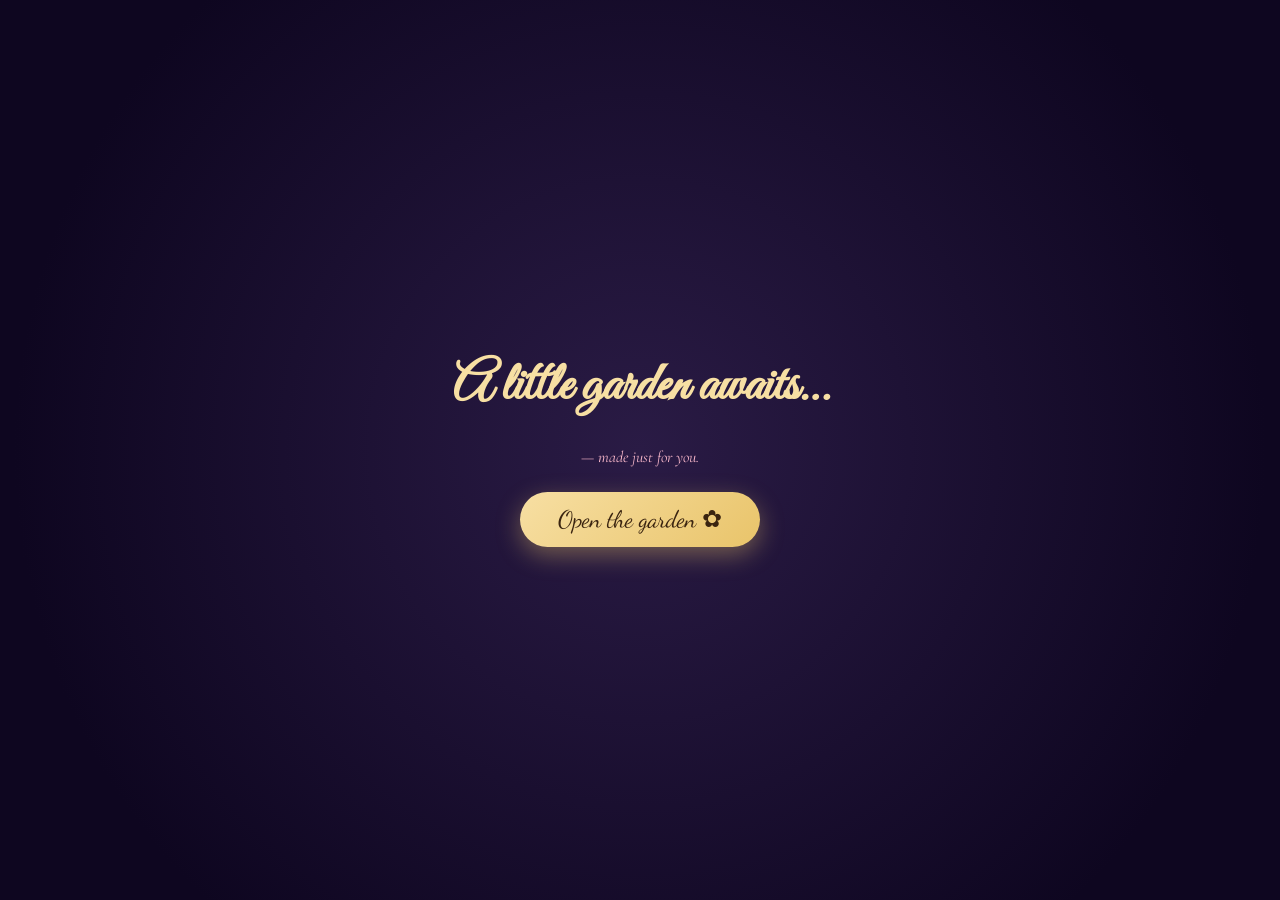
<file: Naina/index.html>
<!doctype html>
<html lang="en">
  <head>
    <meta charset="UTF-8" />
    <meta name="viewport" content="width=device-width, initial-scale=1.0" />
    <title>Pretty Flowers, For The Pretty Girl</title>
    <link rel="preconnect" href="https://fonts.googleapis.com" />
    <link
      href="https://fonts.googleapis.com/css2?family=Dancing+Script:wght@500;700&family=Cormorant+Garamond:ital,wght@0,400;0,500;0,600;1,500&family=Great+Vibes&display=swap"
      rel="stylesheet"
    />
    <style>
      :root {
        --dusk-deep: #1b1240;
        --dusk-mid: #5a3a72;
        --dusk-pink: #e88bab;
        --pond-deep: #0e3b2e;
        --pond-mid: #1f6b4f;
        --lily-white: #fff7ec;
        --lily-pink: #f6b6c9;
        --gold: #e9c46a;
        --gold-soft: #f7dfa3;
        --peacock-teal: #1c7c73;
        --peacock-blue: #2a5d8a;
      }

      * {
        margin: 0;
        padding: 0;
        box-sizing: border-box;
      }

      html,
      body {
        height: 100%;
        overflow: hidden;
        font-family: "Cormorant Garamond", serif;
        background: var(--dusk-deep);
        color: var(--lily-white);
      }

      /* ---------- SCENE BACKGROUND ---------- */
      .scene {
        position: fixed;
        inset: 0;
        z-index: 0;
        background: linear-gradient(
          to bottom,
          var(--dusk-deep) 0%,
          var(--dusk-mid) 32%,
          var(--dusk-pink) 55%,
          #cf7fa0 62%,
          var(--pond-mid) 63%,
          var(--pond-deep) 100%
        );
        overflow: hidden;
      }

      /* stars */
      .star {
        position: absolute;
        width: 3px;
        height: 3px;
        background: #fff;
        border-radius: 50%;
        box-shadow: 0 0 6px 1px rgba(255, 255, 255, 0.8);
        animation: twinkle 3.5s ease-in-out infinite;
      }
      @keyframes twinkle {
        0%,
        100% {
          opacity: 0.15;
          transform: scale(0.7);
        }
        50% {
          opacity: 1;
          transform: scale(1.3);
        }
      }

      /* moon */
      .moon {
        position: absolute;
        top: 6%;
        right: 12%;
        width: 90px;
        height: 90px;
        border-radius: 50%;
        background: radial-gradient(
          circle at 35% 35%,
          #fffef2,
          var(--gold-soft) 60%,
          #e8d9a0 100%
        );
        box-shadow: 0 0 60px 18px rgba(247, 223, 163, 0.35);
      }

      /* peacocks flying */
      .peacock {
        position: absolute;
        width: 120px;
        opacity: 0.92;
        filter: drop-shadow(0 4px 10px rgba(0, 0, 0, 0.35));
        animation-timing-function: ease-in-out;
        animation-iteration-count: infinite;
      }
      .peacock svg {
        width: 100%;
        height: auto;
        display: block;
      }
      .p1 {
        top: 14%;
        animation: flyRight 26s linear infinite;
      }
      .p2 {
        top: 24%;
        width: 90px;
        animation: flyLeft 32s linear infinite;
        animation-delay: -6s;
      }
      .p3 {
        top: 9%;
        width: 70px;
        animation: flyRight 40s linear infinite;
        animation-delay: -14s;
        opacity: 0.75;
      }

      @keyframes flyRight {
        0% {
          transform: translateX(-20vw) translateY(0) scaleX(1);
        }
        48% {
          transform: translateX(60vw) translateY(-18px) scaleX(1);
        }
        50% {
          transform: translateX(64vw) translateY(-18px) scaleX(-1);
        }
        100% {
          transform: translateX(120vw) translateY(10px) scaleX(-1);
        }
      }
      @keyframes flyLeft {
        0% {
          transform: translateX(120vw) translateY(0) scaleX(-1);
        }
        48% {
          transform: translateX(20vw) translateY(-14px) scaleX(-1);
        }
        50% {
          transform: translateX(16vw) translateY(-14px) scaleX(1);
        }
        100% {
          transform: translateX(-20vw) translateY(8px) scaleX(1);
        }
      }

      .wing {
        animation: flap 1.1s ease-in-out infinite;
        transform-origin: 60% 55%;
      }
      @keyframes flap {
        0%,
        100% {
          transform: rotate(0deg);
        }
        50% {
          transform: rotate(-14deg);
        }
      }

      /* lily pond */
      .pond {
        position: absolute;
        left: 0;
        right: 0;
        bottom: 0;
        height: 40%;
      }
      .lilypad {
        position: absolute;
        border-radius: 50% 50% 50% 0;
        background: radial-gradient(ellipse at 35% 35%, #2f8f5e, #124f34 80%);
        box-shadow: inset -6px -6px 14px rgba(0, 0, 0, 0.25);
        animation: bob 6s ease-in-out infinite;
      }
      @keyframes bob {
        0%,
        100% {
          transform: translateY(0) rotate(0deg);
        }
        50% {
          transform: translateY(-4px) rotate(2deg);
        }
      }
      .lily-flower {
        position: absolute;
        width: 46px;
        height: 46px;
      }
      .lily-flower svg {
        width: 100%;
        height: 100%;
      }

      /* falling flowers */
      .petal {
        position: absolute;
        top: -40px;
        font-size: 20px;
        user-select: none;
        animation-name: fall;
        animation-timing-function: linear;
        animation-iteration-count: infinite;
        opacity: 0.9;
      }
      @keyframes fall {
        0% {
          transform: translateY(-5vh) translateX(0) rotate(0deg);
          opacity: 0.9;
        }
        100% {
          transform: translateY(110vh) translateX(40px) rotate(340deg);
          opacity: 0.3;
        }
      }

      /* ---------- CONTENT ---------- */
      .content {
        position: relative;
        z-index: 2;
        height: 100dvh;
        width: 100%;
        display: flex;
        flex-direction: column;
        align-items: center;
        justify-content: center;
        gap: 1vh;
        padding: 1.5vh 5vw;
        text-align: center;
        overflow: hidden;
      }

      .eyebrow {
        font-family: "Cormorant Garamond", serif;
        font-style: italic;
        letter-spacing: 0.35em;
        text-transform: uppercase;
        font-size: clamp(0.6rem, 1.6vh, 0.85rem);
        color: var(--gold-soft);
        text-shadow: 0 2px 8px rgba(0, 0, 0, 0.4);
      }

      h1.main-title {
        font-family: "Great Vibes", cursive;
        font-weight: 500;
        font-size: clamp(2rem, 7vh, 6rem);
        line-height: 1.8;
        background: linear-gradient(
          180deg,
          #fff7ec,
          var(--gold-soft) 60%,
          var(--gold)
        );
        -webkit-background-clip: text;
        background-clip: text;
        color: transparent;
        text-shadow: 0 6px 30px rgba(233, 196, 106, 0.35);
      }

      h2.sub-title {
        font-family: "Dancing Script", cursive;
        font-weight: 700;
        font-size: clamp(1.1rem, 3.2vh, 2.6rem);
        color: var(--lily-pink);
        text-shadow: 0 3px 14px rgba(0, 0, 0, 0.4);
      }

      .divider {
        width: min(120px, 20vw);
        height: 1px;
        background: linear-gradient(
          90deg,
          transparent,
          var(--gold-soft),
          transparent
        );
        margin: 0.4vh 0;
      }

      /* slideshow */
      .stage {
        position: relative;
        width: min(700px, 80vw, 50vh);
        aspect-ratio: 4/5;
        border-radius: 14px;
        overflow: hidden;
        box-shadow:
          0 20px 60px rgba(0, 0, 0, 0.45),
          0 0 0 1px rgba(233, 196, 106, 0.25),
          0 0 40px rgba(233, 196, 106, 0.15);
        background: linear-gradient(160deg, #2a1b45, #123d2c);
        flex-shrink: 0;
      }
      .frame-inner {
        position: absolute;
        inset: 10px;
        border: 1px solid rgba(247, 223, 163, 0.55);
        border-radius: 8px;
        pointer-events: none;
        z-index: 5;
      }
      .stage img {
        position: absolute;
        inset: 0;
        width: 100%;
        height: 100%;
        object-fit: cover;
        opacity: 0;
        transform: scale(1.04);
        transition:
          opacity 1.4s ease,
          transform 6s ease;
      }
      .stage img.active {
        opacity: 1;
        transform: scale(1);
        z-index: 2;
      }
      .stage .missing {
        position: absolute;
        inset: 0;
        display: flex;
        align-items: center;
        justify-content: center;
        text-align: center;
        font-family: "Cormorant Garamond", serif;
        font-style: italic;
        font-size: 1.1rem;
        color: rgba(255, 247, 236, 0.75);
        padding: 2rem;
      }

      .caption {
        font-family: "Cormorant Garamond", serif;
        font-style: italic;
        font-size: clamp(0.75rem, 1.9vh, 1.05rem);
        color: var(--gold-soft);
        letter-spacing: 0.06em;
      }

      .footer-note {
        font-family: "Dancing Script", cursive;
        font-size: clamp(0.9rem, 2.4vh, 1.4rem);
        color: var(--lily-white);
        opacity: 0.85;
      }

      /* start overlay for music autoplay policies */
      .veil {
        position: fixed;
        inset: 0;
        z-index: 50;
        background: radial-gradient(circle at center, #2a1b45, #0e0620 80%);
        display: flex;
        flex-direction: column;
        align-items: center;
        justify-content: center;
        gap: 1.6rem;
        text-align: center;
        transition: opacity 1s ease;
      }
      .veil h3 {
        font-family: "Great Vibes", cursive;
        font-size: clamp(2.2rem, 6vw, 3.4rem);
        color: var(--gold-soft);
      }
      .veil p {
        font-family: "Cormorant Garamond", serif;
        font-style: italic;
        color: var(--lily-pink);
        max-width: 340px;
      }
      .enter-btn {
        font-family: "Dancing Script", cursive;
        font-size: 1.5rem;
        background: linear-gradient(135deg, var(--gold-soft), var(--gold));
        color: #3a2410;
        border: none;
        padding: 0.8rem 2.4rem;
        border-radius: 40px;
        cursor: pointer;
        box-shadow: 0 8px 24px rgba(233, 196, 106, 0.4);
        transition: transform 0.3s ease;
      }
      .enter-btn:hover {
        transform: translateY(-2px) scale(1.03);
      }
      .veil.hide {
        opacity: 0;
        pointer-events: none;
      }

      .music-toggle {
        position: fixed;
        bottom: 20px;
        right: 20px;
        z-index: 40;
        background: rgba(27, 18, 64, 0.6);
        border: 1px solid rgba(247, 223, 163, 0.5);
        color: var(--gold-soft);
        font-family: "Cormorant Garamond", serif;
        font-style: italic;
        padding: 0.5rem 1rem;
        border-radius: 30px;
        cursor: pointer;
        backdrop-filter: blur(4px);
      }

      /* ---------- MOBILE ADJUSTMENTS ---------- */
      @media (max-width: 640px) {
        .content {
          padding: 1.2vh 6vw;
          gap: 0.8vh;
        }

        .moon {
          width: 56px;
          height: 56px;
          top: 4%;
          right: 8%;
        }

        .peacock {
          width: 80px;
        }
        .p1 {
          width: 80px;
        }
        .p2 {
          width: 62px;
        }
        .p3 {
          width: 48px;
        }

        .stage {
          width: min(92vw, calc(40vh * 0.75));
          aspect-ratio: 3/4;
        }

        .veil p {
          max-width: 280px;
          font-size: 0.95rem;
        }
        .veil h3 {
          font-size: 2.2rem;
        }
        .enter-btn {
          font-size: 1.25rem;
          padding: 0.7rem 2rem;
        }

        .music-toggle {
          bottom: 14px;
          right: 14px;
          font-size: 0.85rem;
          padding: 0.4rem 0.8rem;
        }

        .petal {
          font-size: 14px !important;
        }
      }

      @media (max-width: 400px) {
        .stage {
          width: min(94vw, calc(38vh * 0.75));
        }
        .peacock {
          width: 64px;
        }
        .p1 {
          width: 64px;
        }
        .p2 {
          width: 50px;
        }
        .p3 {
          width: 38px;
        }
      }

      /* ---------- SHORT / LANDSCAPE SCREENS ---------- */
      @media (max-height: 500px) {
        .content {
          gap: 0.6vh;
          padding: 1vh 5vw;
        }
        .eyebrow {
          display: none;
        }
        .stage {
          width: min(60vw, calc(65vh * 0.8));
          aspect-ratio: 4/5;
        }
        .divider {
          margin: 0.2vh 0;
        }
      }
    </style>
  </head>
  <body>
    <!-- entry veil (needed so browsers allow audio to play) -->
    <div class="veil" id="veil">
      <h3>A little garden awaits…</h3>
      <p>— made just for you.</p>
      <button class="enter-btn" id="enterBtn">Open the garden ✿</button>
    </div>

    <!-- animated scene -->
    <div class="scene" id="scene">
      <div class="moon"></div>
      <!-- stars injected by JS -->
      <!-- peacocks -->
      <div class="peacock p1">
        <svg viewBox="0 0 200 140" xmlns="http://www.w3.org/2000/svg">
          <g class="wing">
            <path
              d="M100 70 C40 10, 10 20, 5 60 C40 55, 70 60, 100 70Z"
              fill="#1c7c73"
            />
            <path
              d="M100 70 C60 20, 30 30, 25 55 C55 55, 80 62, 100 70Z"
              fill="#2a9d8f"
            />
          </g>
          <ellipse cx="115" cy="75" rx="28" ry="18" fill="#0f5c53" />
          <circle cx="140" cy="60" r="12" fill="#1c7c73" />
          <path
            d="M140 50 Q150 40 158 46"
            stroke="#e9c46a"
            stroke-width="3"
            fill="none"
            stroke-linecap="round"
          />
          <circle cx="146" cy="57" r="2" fill="#111" />
          <path
            d="M90 85 Q60 130 30 132 M90 85 Q65 125 40 120 M90 85 Q70 118 50 108"
            stroke="#2a5d8a"
            stroke-width="3"
            fill="none"
            opacity="0.8"
          />
          <circle cx="35" cy="128" r="6" fill="#e9c46a" opacity="0.85" />
          <circle cx="45" cy="116" r="5" fill="#e88bab" opacity="0.85" />
        </svg>
      </div>

      <div class="peacock p2">
        <svg viewBox="0 0 200 140" xmlns="http://www.w3.org/2000/svg">
          <g class="wing">
            <path
              d="M100 70 C40 10, 10 20, 5 60 C40 55, 70 60, 100 70Z"
              fill="#2a5d8a"
            />
            <path
              d="M100 70 C60 20, 30 30, 25 55 C55 55, 80 62, 100 70Z"
              fill="#3d7ab5"
            />
          </g>
          <ellipse cx="115" cy="75" rx="28" ry="18" fill="#0f3d5c" />
          <circle cx="140" cy="60" r="12" fill="#2a5d8a" />
          <path
            d="M140 50 Q150 40 158 46"
            stroke="#e9c46a"
            stroke-width="3"
            fill="none"
            stroke-linecap="round"
          />
          <circle cx="146" cy="57" r="2" fill="#111" />
          <path
            d="M90 85 Q60 130 30 132 M90 85 Q65 125 40 120 M90 85 Q70 118 50 108"
            stroke="#1c7c73"
            stroke-width="3"
            fill="none"
            opacity="0.8"
          />
        </svg>
      </div>

      <div class="peacock p3">
        <svg viewBox="0 0 200 140" xmlns="http://www.w3.org/2000/svg">
          <g class="wing">
            <path
              d="M100 70 C40 10, 10 20, 5 60 C40 55, 70 60, 100 70Z"
              fill="#1c7c73"
            />
          </g>
          <ellipse cx="115" cy="75" rx="28" ry="18" fill="#0f5c53" />
          <circle cx="140" cy="60" r="12" fill="#1c7c73" />
          <path
            d="M140 50 Q150 40 158 46"
            stroke="#e9c46a"
            stroke-width="3"
            fill="none"
            stroke-linecap="round"
          />
        </svg>
      </div>

      <!-- pond -->
      <div class="pond" id="pond"></div>
    </div>

    <!-- falling petals injected by JS -->
    <div id="petals"></div>

    <!-- main content -->
    <div class="content">
      <div class="eyebrow">a little something, just for you</div>
      <h1 class="main-title">For a pretty girl !</h1>
      <h2 class="sub-title">some peacocks, lilies, and the moon</h2>
      <div class="divider"></div>

      <div class="stage" id="stage">
        <div class="frame-inner"></div>
        <!-- img1..img6 will be added by JS, with graceful fallback -->
      </div>

      <div class="caption">
        every petal, every peacock feather — a little like you
      </div>

      <div class="footer-note">made with love ✿</div>
    </div>

    <button class="music-toggle" id="musicToggle">♪ pause music</button>
    <audio id="bgMusic" src="music.mp3" loop preload="auto"></audio>

    <script>
      // ---------- stars ----------
      const scene = document.getElementById("scene");
      const starCount = 60;
      for (let i = 0; i < starCount; i++) {
        const s = document.createElement("div");
        s.className = "star";
        s.style.left = Math.random() * 100 + "%";
        s.style.top = Math.random() * 40 + "%"; // keep stars in sky band
        s.style.animationDelay = Math.random() * 3.5 + "s";
        s.style.animationDuration = 2.5 + Math.random() * 3 + "s";
        scene.appendChild(s);
      }

      // ---------- lily pads & flowers on pond ----------
      const pond = document.getElementById("pond");
      const padPositions = [
        { l: "6%", b: "10%", s: 70 },
        { l: "20%", b: "30%", s: 55 },
        { l: "38%", b: "8%", s: 90 },
        { l: "55%", b: "34%", s: 60 },
        { l: "72%", b: "12%", s: 80 },
        { l: "88%", b: "28%", s: 50 },
        { l: "12%", b: "55%", s: 65 },
        { l: "46%", b: "58%", s: 70 },
        { l: "80%", b: "55%", s: 58 },
      ];
      padPositions.forEach((p, i) => {
        const pad = document.createElement("div");
        pad.className = "lilypad";
        pad.style.left = p.l;
        pad.style.bottom = p.b;
        pad.style.width = p.s + "px";
        pad.style.height = p.s * 0.75 + "px";
        pad.style.animationDelay = i * 0.4 + "s";
        pond.appendChild(pad);
      });

      const lilySVG = `
    <svg viewBox="0 0 100 100" xmlns="http://www.w3.org/2000/svg">
      <g>
        <ellipse cx="50" cy="55" rx="14" ry="22" fill="#fff7ec" transform="rotate(0 50 55)"/>
        <ellipse cx="50" cy="55" rx="14" ry="22" fill="#f6b6c9" opacity="0.9" transform="rotate(60 50 55)"/>
        <ellipse cx="50" cy="55" rx="14" ry="22" fill="#fff7ec" opacity="0.9" transform="rotate(120 50 55)"/>
        <ellipse cx="50" cy="55" rx="14" ry="22" fill="#f6b6c9" opacity="0.85" transform="rotate(180 50 55)"/>
        <ellipse cx="50" cy="55" rx="14" ry="22" fill="#fff7ec" opacity="0.85" transform="rotate(240 50 55)"/>
        <ellipse cx="50" cy="55" rx="14" ry="22" fill="#f6b6c9" opacity="0.8" transform="rotate(300 50 55)"/>
        <circle cx="50" cy="55" r="9" fill="#e9c46a"/>
      </g>
    </svg>`;
      const flowerSpots = [
        { l: "16%", b: "20%" },
        { l: "42%", b: "42%" },
        { l: "66%", b: "18%" },
        { l: "84%", b: "40%" },
      ];
      flowerSpots.forEach((f, i) => {
        const fl = document.createElement("div");
        fl.className = "lily-flower";
        fl.style.left = f.l;
        fl.style.bottom = f.b;
        fl.style.animation = `bob ${5 + i}s ease-in-out infinite`;
        fl.innerHTML = lilySVG;
        pond.appendChild(fl);
      });

      // ---------- falling petals ----------
      const petalContainer = document.getElementById("petals");
      petalContainer.style.position = "fixed";
      petalContainer.style.inset = "0";
      petalContainer.style.zIndex = "3";
      petalContainer.style.pointerEvents = "none";
      const petalEmojis = ["🌸", "🌺", "✿", "❀"];
      const petalCount = 22;
      for (let i = 0; i < petalCount; i++) {
        const p = document.createElement("div");
        p.className = "petal";
        p.textContent =
          petalEmojis[Math.floor(Math.random() * petalEmojis.length)];
        p.style.left = Math.random() * 100 + "%";
        p.style.fontSize = 14 + Math.random() * 14 + "px";
        p.style.animationDuration = 8 + Math.random() * 10 + "s";
        p.style.animationDelay = Math.random() * 10 + "s";
        petalContainer.appendChild(p);
      }

      // ---------- slideshow ----------
      const stage = document.getElementById("stage");
      const imageFiles = [
        "img1.png",
        "img2.png",
        "img3.png",
        "img4.png",
        "img5.png",
        "img6.png",
        "img7.png",
        "img8.png",
      ];
      let loadedAny = false;
      const imgEls = imageFiles.map((src, idx) => {
        const img = document.createElement("img");
        img.src = src;
        img.alt = "memory " + (idx + 1);
        if (idx === 0) img.classList.add("active");
        stage.appendChild(img);
        return img;
      });

      let current = 0;
      function nextSlide() {
        const prev = imgEls[current];
        current = (current + 1) % imgEls.length;
        const next = imgEls[current];
        prev.classList.remove("active");
        next.classList.add("active");
      }
      setInterval(nextSlide, 4200);

      // graceful message if images are missing
      let missingCount = 0;
      imgEls.forEach((img) => {
        img.addEventListener("error", () => {
          missingCount++;
          if (missingCount === imgEls.length) {
            const msg = document.createElement("div");
            msg.className = "missing";
            msg.innerHTML =
              "Add <b>img1.png</b> – <b>img6.png</b><br>next to this file to see your photos here 🌸";
            stage.appendChild(msg);
          }
        });
      });

      // ---------- music + entry veil ----------
      const veil = document.getElementById("veil");
      const enterBtn = document.getElementById("enterBtn");
      const music = document.getElementById("bgMusic");
      const musicToggle = document.getElementById("musicToggle");

      enterBtn.addEventListener("click", () => {
        veil.classList.add("hide");
        music.volume = 0.55;
        music.play().catch(() => {
          /* file may be missing, ignore */
        });
        setTimeout(() => (veil.style.display = "none"), 1000);
      });

      let playing = true;
      musicToggle.addEventListener("click", () => {
        if (playing) {
          music.pause();
          musicToggle.textContent = "♪ play music";
        } else {
          music.play().catch(() => {});
          musicToggle.textContent = "♪ pause music";
        }
        playing = !playing;
      });
    </script>
  </body>
</html>
</file>
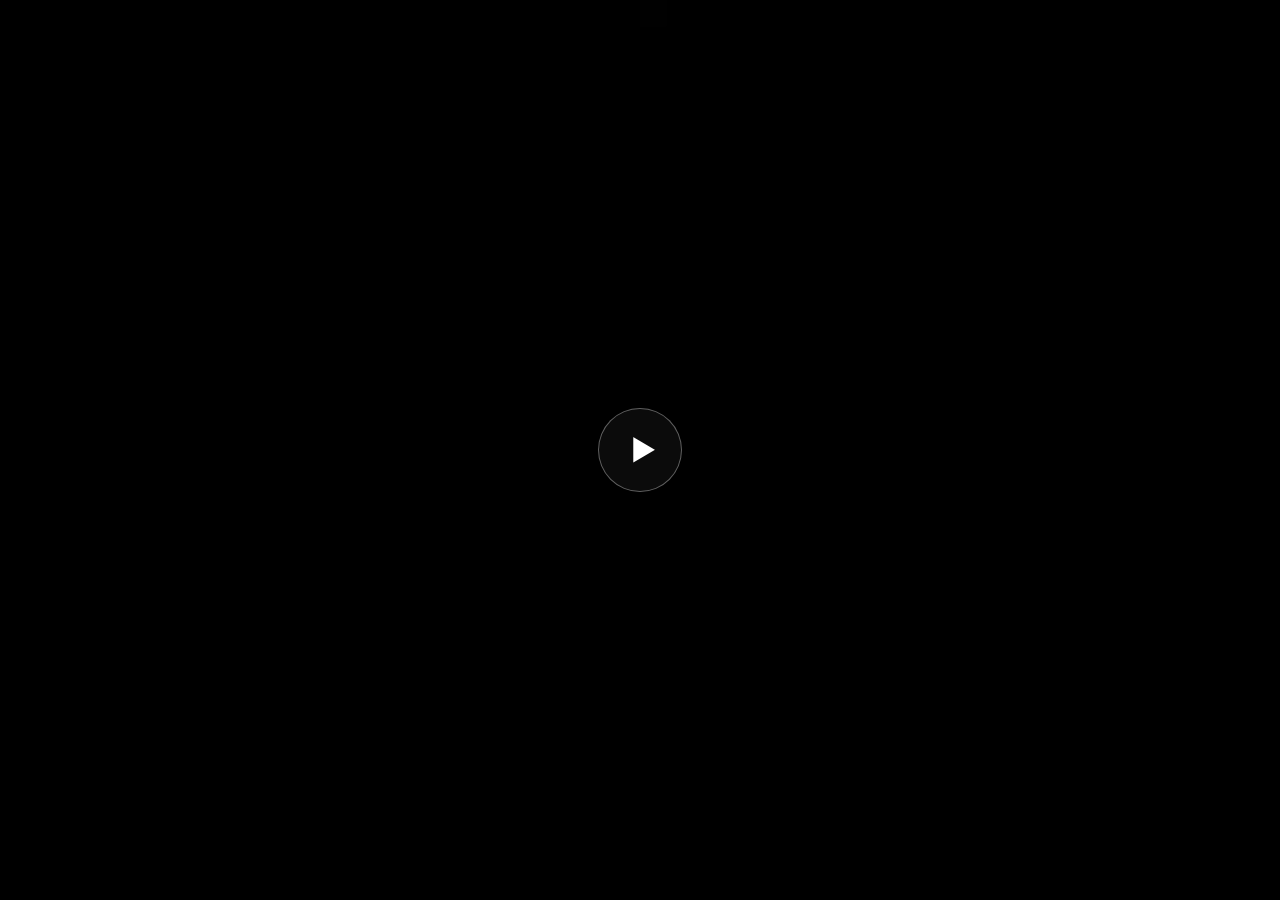
<file: NetUs/index.html>
<!DOCTYPE html>
<html lang="en">
<head>
<meta charset="UTF-8">
<meta name="viewport" content="width=device-width, initial-scale=1.0">
<title>Us. — Every Little Moment</title>

<link rel="preconnect" href="https://fonts.googleapis.com">
<link rel="preconnect" href="https://fonts.gstatic.com" crossorigin>
<link href="https://fonts.googleapis.com/css2?family=Bebas+Neue&family=Inter:wght@400;500;600;700;800&display=swap" rel="stylesheet">
<link rel="stylesheet" href="style.css">
</head>
<body>

<!-- ============================================================
     SCREEN 1 — VIDEO INTRO (plays background.mp4 once, full-screen)
     ============================================================ -->
<section id="screen-video-intro" class="screen screen--video-intro active">
  <video id="bg-video" class="bg-video" playsinline>
    <source src="assets/background.mp4" type="video/mp4">
  </video>
  <div class="video-intro-scrim"></div>
  <button id="intro-play-btn" class="video-intro-play" type="button" aria-label="Play">&#9658;</button>
</section>

<!-- ============================================================
     SCREEN 2 — PROFILE SELECT (the "who's watching" intro)
     ============================================================ -->
<section id="screen-profiles" class="screen screen--profiles">

  <div class="bg-video-fallback" id="bg-fallback"></div>
  <div class="scrim"></div>
  <canvas id="hearts-canvas" class="hearts-canvas"></canvas>

  <div class="profiles-wrap">
    <p class="eyebrow">tanmay &amp; naina present</p>
    <h1 class="wordmark">Us.</h1>
    <h2 class="profiles-title">Who's loved today?</h2>

    <div id="profiles-grid" class="profiles-grid">
      <!-- profile icons injected by script.js from the CATEGORIES list -->
    </div>

    <p class="profiles-hint">tap a moment to open the album</p>
  </div>
</section>

<!-- ============================================================
     SCREEN 2 — BROWSE (netflix-style rows for the chosen category)
     ============================================================ -->
<section id="screen-browse" class="screen screen--browse">

  <header class="browse-header">
    <div class="browse-logo">Us.</div>
    <button id="switch-profile-btn" class="switch-profile" type="button">
      <span id="current-avatar" class="mini-avatar"></span>
      <span id="current-label">Kisses</span>
      <svg width="10" height="10" viewBox="0 0 10 10" aria-hidden="true">
        <path d="M1 3l4 4 4-4" stroke="currentColor" stroke-width="1.5" fill="none"/>
      </svg>
    </button>
  </header>

  <div class="browse-hero" id="browse-hero">
    <div class="browse-hero-scrim"></div>
    <div class="browse-hero-content">
      <p class="browse-hero-eyebrow">a collection of</p>
      <h2 id="browse-hero-title" class="browse-hero-title">Kisses</h2>
      <p id="browse-hero-count" class="browse-hero-count">0 memories</p>
    </div>
  </div>

  <div class="rows-wrap">

    <!-- Rows for the current category's media are generated by script.js —
         media is split into multiple scrollable rows instead of one long row. -->
    <div id="main-rows-container"></div>

    <div class="row" id="more-row">
      <h3 class="row-title">More Moments</h3>
      <div class="row-track-wrap">
        <button class="row-arrow row-arrow--left" data-target="more-row-track" data-dir="-1" aria-label="Scroll left">&#10094;</button>
        <div class="row-track" id="more-row-track"></div>
        <button class="row-arrow row-arrow--right" data-target="more-row-track" data-dir="1" aria-label="Scroll right">&#10095;</button>
      </div>
    </div>

  </div>
</section>

<!-- ============================================================
     LIGHTBOX — fullscreen player / zoom viewer
     ============================================================ -->
<div id="lightbox" class="lightbox">
  <button id="lightbox-close" class="lightbox-close" aria-label="Close">&times;</button>
  <button id="lightbox-prev" class="lightbox-nav lightbox-nav--prev" aria-label="Previous">&#10094;</button>
  <button id="lightbox-next" class="lightbox-nav lightbox-nav--next" aria-label="Next">&#10095;</button>

  <div class="lightbox-stage" id="lightbox-stage">
    <!-- img or video injected here by script.js -->
  </div>

  <div class="lightbox-footer">
    <span id="lightbox-counter" class="lightbox-counter"></span>
    <span class="lightbox-hint">scroll / pinch to zoom &middot; drag to pan &middot; double-click to reset</span>
  </div>
</div>

<script src="script.js"></script>
</body>
</html>
</file>
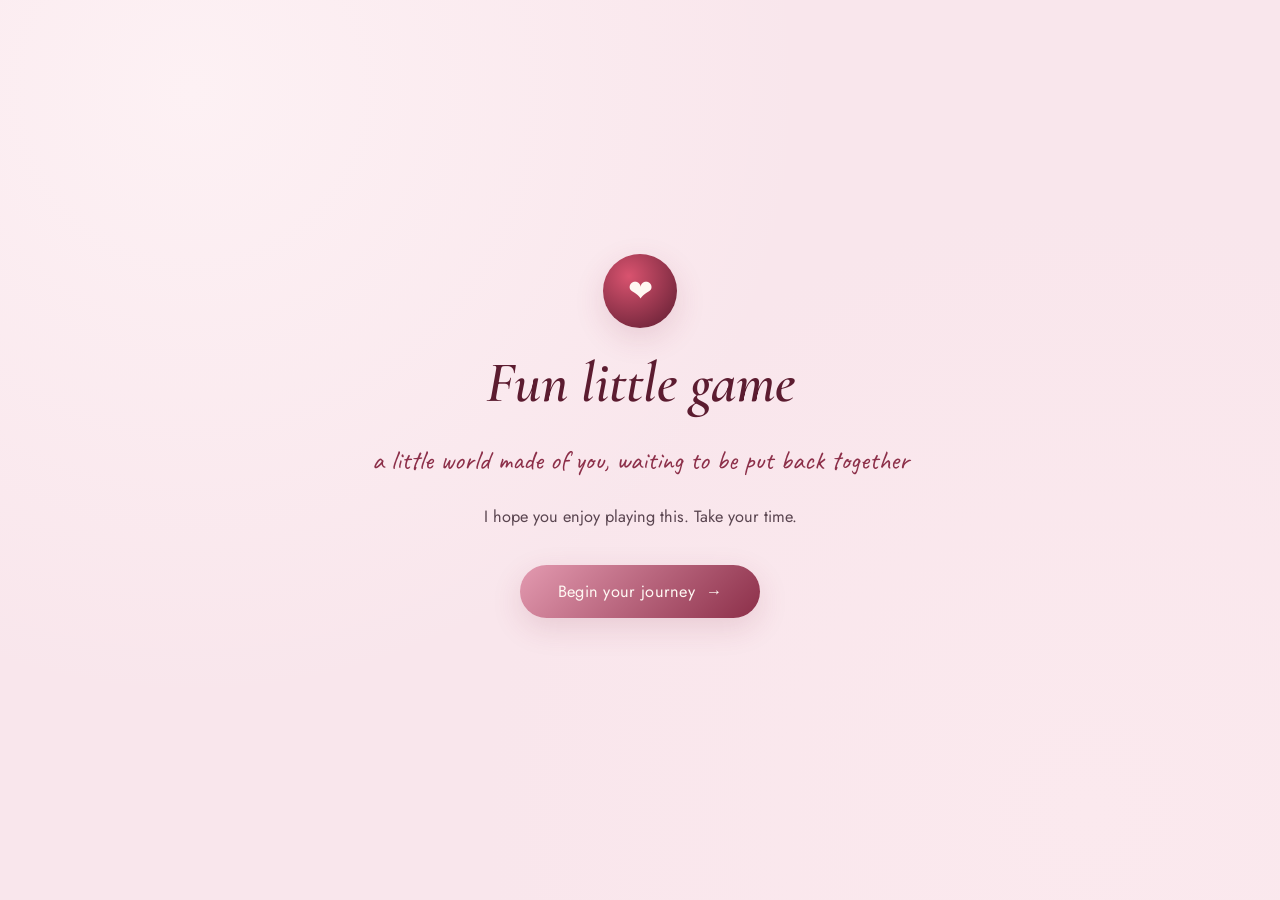
<file: Puzzle/index.html>
<!doctype html>
<html lang="en">
  <head>
    <meta charset="UTF-8" />
    <meta
      name="viewport"
      content="width=device-width, initial-scale=1.0, maximum-scale=1.0, user-scalable=no, viewport-fit=cover"
    />
    <title>Every Piece of You</title>

    <link rel="preconnect" href="https://fonts.googleapis.com" />
    <link rel="preconnect" href="https://fonts.gstatic.com" crossorigin />
    <link
      href="https://fonts.googleapis.com/css2?family=Cormorant+Garamond:ital,wght@0,500;0,600;1,500;1,600&family=Caveat:wght@500;700&family=Jost:wght@400;500;600&display=swap"
      rel="stylesheet"
    />

    <style>
      :root {
        --blush: #f9e6ec;
        --rose: #e39ab0;
        --berry: #8c2f49;
        --berry-dark: #5c1c30;
        --cream: #fff8f3;
        --gold: #cfa15a;
        --ink: #3a2530;
        --shadow: 0 10px 30px rgba(140, 47, 73, 0.15);
      }

      * {
        box-sizing: border-box;
      }

      html,
      body {
        margin: 0;
        padding: 0;
        min-height: 100%;
        background:
          radial-gradient(circle at 15% 10%, #fdf1f4 0%, transparent 45%),
          radial-gradient(circle at 85% 90%, #fbe9ee 0%, transparent 45%),
          var(--blush);
        color: var(--ink);
        font-family: "Jost", sans-serif;
        overflow-x: hidden;
      }

      h1,
      h2,
      h3,
      .script {
        font-family: "Cormorant Garamond", serif;
        font-style: italic;
        font-weight: 600;
        color: var(--berry-dark);
        margin: 0;
      }

      .handwritten {
        font-family: "Caveat", cursive;
        color: var(--berry);
      }

      button {
        font-family: "Jost", sans-serif;
        cursor: pointer;
        border: none;
        outline: none;
      }
      button:focus-visible {
        outline: 2px solid var(--berry);
        outline-offset: 3px;
      }

      .screen {
        display: none;
        min-height: 100vh;
        min-height: 100dvh;
        width: 100%;
        align-items: center;
        justify-content: center;
        flex-direction: column;
        padding: 32px 18px 60px;
        position: relative;
        box-sizing: border-box;
      }
      .screen.active {
        display: flex;
      }

      /* ---------- floating petals ambience ---------- */
      .petal {
        position: fixed;
        top: -40px;
        font-size: 18px;
        color: var(--rose);
        opacity: 0.55;
        pointer-events: none;
        animation: fall linear infinite;
        z-index: 0;
        user-select: none;
      }
      @keyframes fall {
        0% {
          transform: translateY(-5vh) translateX(0) rotate(0deg);
        }
        100% {
          transform: translateY(105vh) translateX(30px) rotate(280deg);
        }
      }
      @media (prefers-reduced-motion: reduce) {
        .petal {
          animation: none;
          display: none;
        }
      }

      /* ============ WELCOME SCREEN ============ */
      #welcome .envelope-wrap {
        position: relative;
        z-index: 1;
        text-align: center;
        max-width: 640px;
      }
      .seal {
        width: 74px;
        height: 74px;
        margin: 0 auto 22px;
        border-radius: 50%;
        background: radial-gradient(
          circle at 35% 30%,
          #d9536f,
          var(--berry-dark)
        );
        box-shadow: var(--shadow);
        display: flex;
        align-items: center;
        justify-content: center;
        color: var(--cream);
        font-size: 30px;
        animation: seal-pop 900ms ease-out both;
      }
      @keyframes seal-pop {
        0% {
          transform: scale(0) rotate(-25deg);
          opacity: 0;
        }
        70% {
          transform: scale(1.12) rotate(8deg);
          opacity: 1;
        }
        100% {
          transform: scale(1) rotate(0deg);
        }
      }

      #welcome h1 {
        font-size: clamp(2.4rem, 6vw, 3.6rem);
        line-height: 1.15;
        margin-bottom: 14px;
      }
      #welcome .sub {
        font-family: "Caveat", cursive;
        font-size: clamp(1.3rem, 3vw, 1.7rem);
        color: var(--berry);
        margin-bottom: 26px;
      }
      #welcome p.note {
        font-size: 1.02rem;
        line-height: 1.75;
        color: #5a4550;
        margin: 0 auto 34px;
        max-width: 480px;
      }

      .btn-primary {
        background: linear-gradient(135deg, var(--rose), var(--berry));
        color: #fff8f3;
        padding: 15px 38px;
        border-radius: 40px;
        font-size: 1.02rem;
        letter-spacing: 0.3px;
        box-shadow: var(--shadow);
        transition:
          transform 200ms ease,
          box-shadow 200ms ease;
      }
      .btn-primary:hover {
        transform: translateY(-2px);
        box-shadow: 0 14px 34px rgba(140, 47, 73, 0.24);
      }
      .btn-primary:active {
        transform: translateY(0);
      }

      .btn-ghost {
        background: transparent;
        color: var(--berry);
        border: 1.5px solid var(--rose) !important;
        padding: 11px 26px;
        border-radius: 40px;
        font-size: 0.92rem;
      }
      .btn-ghost:hover {
        background: rgba(227, 154, 176, 0.15);
      }

      /* ============ GARDEN / LEVEL SELECT ============ */
      #garden {
        padding-top: 40px;
      }
      #garden .heading {
        text-align: center;
        margin-bottom: 8px;
        z-index: 1;
      }
      #garden h2 {
        font-size: clamp(1.8rem, 4vw, 2.4rem);
      }
      #garden .progress-line {
        font-family: "Caveat", cursive;
        font-size: 1.25rem;
        color: var(--berry);
        text-align: center;
        margin-bottom: 36px;
      }

      .vine {
        position: relative;
        max-width: 560px;
        width: 100%;
        z-index: 1;
      }
      .vine::before {
        content: "";
        position: absolute;
        left: 50%;
        top: 0;
        bottom: 0;
        width: 3px;
        background: repeating-linear-gradient(
          to bottom,
          var(--rose) 0 10px,
          transparent 10px 18px
        );
        transform: translateX(-50%);
        border-radius: 3px;
      }

      .node-row {
        position: relative;
        display: flex;
        align-items: center;
        justify-content: center;
        margin-bottom: 18px;
      }
      .node-row:nth-child(odd) .node-card {
        margin-right: auto;
      }
      .node-row:nth-child(even) .node-card {
        margin-left: auto;
      }

      .node-card {
        width: calc(50% - 46px);
        min-width: 150px;
        background: var(--cream);
        border-radius: 18px;
        box-shadow: var(--shadow);
        padding: 14px 16px;
        display: flex;
        align-items: center;
        gap: 12px;
        transition: transform 160ms ease;
      }
      .node-card.playable {
        cursor: pointer;
      }
      .node-card.playable:hover {
        transform: translateY(-3px);
      }
      .node-card.locked {
        opacity: 0.55;
        filter: grayscale(0.5);
        cursor: not-allowed;
      }

      .flower {
        width: 44px;
        height: 44px;
        flex: 0 0 auto;
        position: relative;
      }
      .flower .petal-el {
        position: absolute;
        left: 50%;
        top: 50%;
        width: 20px;
        height: 14px;
        background: var(--rose);
        border-radius: 50% 50% 50% 50%/60% 60% 40% 40%;
        transform-origin: 0% 100%;
        transition: all 400ms ease;
      }
      .flower .core {
        position: absolute;
        left: 50%;
        top: 50%;
        width: 12px;
        height: 12px;
        margin: -6px 0 0 -6px;
        border-radius: 50%;
        background: var(--gold);
        z-index: 2;
      }
      .node-card.locked .flower .petal-el {
        background: #c9c0c4;
        transform: scale(0.4) translate(-50%, -100%) rotate(var(--r));
      }
      .node-card.unlocked .flower .petal-el {
        background: var(--rose);
        transform: scale(0.55) translate(-50%, -100%) rotate(var(--r));
      }
      .node-card.done .flower .petal-el {
        background: linear-gradient(var(--rose), var(--berry));
        transform: scale(1) translate(-50%, -100%) rotate(var(--r));
      }

      .node-text .lvl-num {
        font-family: "Caveat", cursive;
        font-size: 0.95rem;
        color: var(--gold);
        display: block;
        margin-bottom: 2px;
      }
      .node-text .lvl-title {
        font-family: "Cormorant Garamond", serif;
        font-style: italic;
        font-weight: 600;
        font-size: 1.12rem;
        color: var(--berry-dark);
      }
      .node-text .lvl-meta {
        font-size: 0.74rem;
        color: #9a7f88;
        margin-top: 2px;
      }

      /* ============ PUZZLE SCREEN ============ */
      #puzzle {
        padding-top: 26px;
      }
      #puzzle .puzzle-top {
        width: 100%;
        max-width: 640px;
        display: flex;
        align-items: center;
        justify-content: space-between;
        margin-bottom: 16px;
        z-index: 1;
      }
      #puzzle .puzzle-title {
        text-align: center;
        flex: 1;
      }
      #puzzle .puzzle-title h2 {
        font-size: clamp(1.4rem, 3.4vw, 1.9rem);
      }
      #puzzle .puzzle-title .lvl-num {
        font-family: "Caveat", cursive;
        color: var(--gold);
        font-size: 1rem;
      }

      .icon-btn {
        width: 42px;
        height: 42px;
        border-radius: 50%;
        background: var(--cream);
        box-shadow: var(--shadow);
        display: flex;
        align-items: center;
        justify-content: center;
        font-size: 1.1rem;
        color: var(--berry);
        flex: 0 0 auto;
      }

      .board-wrap {
        position: relative;
        z-index: 1;
      }
      #board {
        display: grid;
        gap: 3px;
        background: var(--berry-dark);
        padding: 4px;
        border-radius: 14px;
        box-shadow: var(--shadow);
        width: min(92vw, 70vh, 460px);
        aspect-ratio: 1/1;
        touch-action: manipulation;
        transition:
          gap 900ms ease,
          padding 900ms ease,
          border-radius 900ms ease,
          background 900ms ease;
      }
      #board.solving {
        gap: 0;
        padding: 0;
        border-radius: 8px;
        background: transparent;
        pointer-events: none;
      }
      .tile {
        position: relative;
        background-repeat: no-repeat;
        border-radius: 4px;
        cursor: pointer;
        transition:
          transform 140ms ease,
          outline-color 140ms ease,
          border-radius 900ms ease;
        outline: 3px solid transparent;
        outline-offset: -3px;
      }
      .tile:hover {
        transform: scale(0.97);
      }
      .tile.selected {
        outline-color: var(--gold);
        z-index: 2;
      }
      .tile.correct {
        outline-color: rgba(140, 47, 73, 0.35);
      }
      #board.solving .tile {
        outline-color: transparent !important;
        border-radius: 0;
        transform: none !important;
      }
      #board.solving .hint-num {
        display: none !important;
      }
      .tile .hint-num {
        position: absolute;
        top: 2px;
        left: 4px;
        font-size: 10px;
        color: #fff;
        background: rgba(58, 37, 48, 0.55);
        padding: 0 4px;
        border-radius: 6px;
        display: none;
        font-family: "Jost", sans-serif;
      }
      #board.show-hints .hint-num {
        display: block;
      }

      .puzzle-controls {
        margin-top: 20px;
        display: flex;
        gap: 12px;
        z-index: 1;
      }

      .note-peek {
        margin-top: 22px;
        max-width: 460px;
        text-align: center;
        font-family: "Caveat", cursive;
        font-size: 1.15rem;
        color: var(--berry);
        min-height: 1.4em;
        z-index: 1;
      }

      /* ============ COMPLETE OVERLAY ============ */
      .overlay {
        position: fixed;
        inset: 0;
        background: rgba(249, 230, 236, 0.97);
        display: none;
        align-items: center;
        justify-content: center;
        flex-direction: column;
        z-index: 50;
        padding: 30px;
        text-align: center;
      }
      .overlay.show {
        display: flex;
      }
      .overlay .frame {
        max-width: 520px;
        background: var(--cream);
        border-radius: 22px;
        padding: 38px 30px;
        box-shadow: 0 20px 60px rgba(140, 47, 73, 0.25);
        position: relative;
      }
      .overlay h2 {
        font-size: clamp(1.6rem, 4vw, 2.1rem);
        margin-bottom: 10px;
      }
      .overlay .msg {
        font-size: 1.02rem;
        line-height: 1.7;
        color: #5a4550;
        margin-bottom: 26px;
      }
      .overlay .heart-burst {
        position: absolute;
        font-size: 22px;
        color: var(--rose);
        animation: burst 1.1s ease-out forwards;
        pointer-events: none;
      }
      @keyframes burst {
        0% {
          transform: translate(-50%, -50%) scale(0);
          opacity: 1;
        }
        100% {
          transform: translate(calc(-50% + var(--dx)), calc(-50% + var(--dy)))
            scale(1);
          opacity: 0;
        }
      }

      .final-note {
        font-family: "Caveat", cursive;
        font-size: 1.3rem;
        color: var(--berry-dark);
        margin-top: 8px;
      }

      footer.credit {
        position: absolute;
        bottom: 10px;
        left: 0;
        right: 0;
        text-align: center;
        font-size: 0.72rem;
        color: #b791a0;
        z-index: 1;
      }

      @media (max-width: 520px) {
        .node-card {
          width: calc(50% - 30px);
          min-width: 130px;
          padding: 10px 12px;
        }
        .vine::before {
          left: 50%;
        }
      }
    </style>
  </head>
  <body>
    <!-- ambient floating petals -->
    <div id="petals"></div>

    <!-- =================== WELCOME SCREEN =================== -->
    <section id="welcome" class="screen active">
      <div class="envelope-wrap">
        <div class="seal">&#10084;</div>
        <!-- EDIT ME: page title -->
        <h1>Fun little game</h1>
        <!-- EDIT ME: subtitle -->
        <p class="sub">
          a little world made of you, waiting to be put back together
        </p>
        <!-- EDIT ME: welcome note -->
        <p class="note">I hope you enjoy playing this. Take your time.</p>
        <button class="btn-primary" onclick="App.goTo('garden')">
          Begin your journey &nbsp;&#8594;
        </button>
      </div>
    </section>

    <!-- =================== GARDEN / LEVEL SELECT =================== -->
    <section id="garden" class="screen">
      <div class="heading">
        <!-- EDIT ME -->
        <h2>Your Garden of Moments</h2>
        <p class="progress-line" id="progressLine">0 of 6 blooms open</p>
      </div>
      <div class="vine" id="vine"></div>
      <footer class="credit">made with a whole heart, just for you</footer>
    </section>

    <!-- =================== PUZZLE SCREEN =================== -->
    <section id="puzzle" class="screen">
      <div class="puzzle-top">
        <button
          class="icon-btn"
          onclick="App.goTo('garden')"
          title="Back to garden"
        >
          &#8592;
        </button>
        <div class="puzzle-title">
          <span class="lvl-num" id="puzzleLvlNum">Chapter 1</span>
          <h2 id="puzzleLvlTitle">&nbsp;</h2>
        </div>
        <button class="icon-btn" id="musicToggle" title="Mute / unmute">
          &#127925;
        </button>
      </div>

      <div class="board-wrap">
        <div id="board"></div>
      </div>

      <div class="puzzle-controls">
        <button class="btn-ghost" onclick="Puzzle.toggleHints()">
          Show numbers
        </button>
        <button class="btn-ghost" onclick="Puzzle.shuffle()">
          Shuffle again
        </button>
      </div>

      <p class="note-peek" id="notePeek"></p>
    </section>

    <!-- =================== COMPLETE OVERLAY =================== -->
    <div class="overlay" id="completeOverlay">
      <div class="frame" id="completeFrame">
        <h2 id="completeTitle">You found it.</h2>
        <p class="msg" id="completeMsg"></p>
        <button
          class="btn-primary"
          id="completeBtn"
          onclick="App.afterComplete()"
        >
          Continue
        </button>
      </div>
    </div>

    <!-- audio elements, one per level -->
    <audio id="audio1" src="music1.mp3" loop></audio>
    <audio id="audio2" src="music2.mp3" loop></audio>
    <audio id="audio3" src="music3.mp3" loop></audio>
    <audio id="audio4" src="music4.mp3" loop></audio>
    <audio id="audio5" src="music5.mp3" loop></audio>
    <audio id="audio6" src="music6.mp3" loop></audio>

    <script>
      /* ============================================================
   EDIT ME: your six moments. size = grid size (3, 4 or 5).
   "title" shows on the garden path & puzzle header.
   "note" is the heartfelt line revealed once that puzzle is solved.
   "final" (only on the last level) is the closing message.
   ============================================================ */
      const LEVELS = [
        {
          id: 1,
          size: 3,
          img: "img1.jpeg",
          music: "audio1",
          title: "Your smile is unforgettable",
          note: "It lights up every room you walk into.",
        },
        {
          id: 2,
          size: 3,
          img: "img2.jpeg",
          music: "audio2",
          title: "You're effortlessly beautiful",
          note: "You don't have to try—your natural charm stands out.",
        },
        {
          id: 3,
          size: 4,
          img: "img3.jpeg",
          music: "audio3",
          title: "Your eyes are captivating.",
          note: "They have a way of expressing so much without saying a word.",
        },
        {
          id: 4,
          size: 4,
          img: "img4.jpeg",
          music: "audio4",
          title: "You have an amazing sense of style",
          note: "Everything you wear reflects your confidence and personality.",
        },
        {
          id: 5,
          size: 5,
          img: "img5.jpeg",
          music: "audio5",
          title: "You're genuinely kind",
          note: "The way you treat people makes you even more beautiful.",
        },
        {
          id: 6,
          size: 5,
          img: "img6.jpeg",
          music: "audio6",
          title: "You have a wonderful presence",
          note: "Being around you makes people feel comfortable and happy.",
          final:
            "This game may be over, but maybe it's also the beginning of something new. I'm really glad our paths crossed, and I hope this is the start of a great friendship. Here's to more laughs, fun conversations, and making more memories together.",
        },
      ];

      const STORAGE_KEY = "everyPieceOfUs.progress.v1";

      /* ---------------- progress ----------------
   In-memory only: progress resets whenever the page is reloaded.
   (Previously this was saved to localStorage; that's been removed
   on purpose so nothing persists between reloads.) */
      const Progress = {
        state: { completed: [false, false, false, false, false, false] },
        load() {
          /* intentionally does nothing — no persistence */
        },
        save() {
          /* intentionally does nothing — no persistence */
        },
        isUnlocked(index) {
          if (index === 0) return true;
          return this.state.completed[index - 1] === true;
        },
        isDone(index) {
          return this.state.completed[index] === true;
        },
        markDone(index) {
          this.state.completed[index] = true;
          this.save();
        },
      };

      /* ---------------- app / screen routing ---------------- */
      const App = {
        current: null,
        activeLevelIndex: 0,

        goTo(screenId) {
          document
            .querySelectorAll(".screen")
            .forEach((s) => s.classList.remove("active"));
          document.getElementById(screenId).classList.add("active");
          this.current = screenId;
          if (screenId === "garden") Garden.render();
          window.scrollTo({ top: 0, behavior: "smooth" });
        },

        openLevel(index) {
          if (!Progress.isUnlocked(index)) return;
          this.activeLevelIndex = index;
          Puzzle.start(index);
          this.goTo("puzzle");
        },

        afterComplete() {
          document.getElementById("completeOverlay").classList.remove("show");
          this.goTo("garden");
        },
      };

      /* ---------------- garden (level select) ---------------- */
      const Garden = {
        render() {
          const vine = document.getElementById("vine");
          vine.innerHTML = "";
          let doneCount = 0;

          LEVELS.forEach((lvl, i) => {
            const unlocked = Progress.isUnlocked(i);
            const done = Progress.isDone(i);
            if (done) doneCount++;

            const row = document.createElement("div");
            row.className = "node-row";

            const card = document.createElement("div");
            card.className =
              "node-card " +
              (done ? "done" : unlocked ? "unlocked" : "locked") +
              (unlocked ? " playable" : "");
            card.onclick = () => App.openLevel(i);

            const flower = document.createElement("div");
            flower.className = "flower";
            const petalAngles = [0, 60, 120, 180, 240, 300];
            petalAngles.forEach((a) => {
              const p = document.createElement("div");
              p.className = "petal-el";
              p.style.setProperty("--r", a + "deg");
              flower.appendChild(p);
            });
            const core = document.createElement("div");
            core.className = "core";
            flower.appendChild(core);

            const text = document.createElement("div");
            text.className = "node-text";
            text.innerHTML = `
        <span class="lvl-num">Chapter ${i + 1}</span>
        <span class="lvl-title">${unlocked ? lvl.title : "???"}</span>
        <div class="lvl-meta">${lvl.size}\u00d7${lvl.size} &middot; ${done ? "complete" : unlocked ? "unlocked" : "locked"}</div>
      `;

            card.appendChild(flower);
            card.appendChild(text);
            row.appendChild(card);
            vine.appendChild(row);
          });

          document.getElementById("progressLine").textContent =
            `${doneCount} of ${LEVELS.length} blooms open`;
        },
      };

      /* ---------------- puzzle engine ---------------- */
      const Puzzle = {
        size: 3,
        order: [], // order[cellIndex] = pieceIndex currently shown there
        selected: -1,
        levelIndex: 0,
        currentAudioEl: null,

        start(levelIndex) {
          const lvl = LEVELS[levelIndex];
          this.levelIndex = levelIndex;
          this.size = lvl.size;

          document.getElementById("puzzleLvlNum").textContent =
            "Chapter " + (levelIndex + 1);
          document.getElementById("puzzleLvlTitle").textContent = lvl.title;
          document.getElementById("notePeek").textContent = "";

          // stop any other audio, play this level's track
          document.querySelectorAll("audio").forEach((a) => {
            a.pause();
            a.currentTime = 0;
          });
          this.currentAudioEl = document.getElementById(lvl.music);
          this.currentAudioEl.volume = 0.85;
          this.currentAudioEl.play().catch(() => {
            /* autoplay might be blocked until user gesture; button click already counts as a gesture in most browsers */
          });
          document.getElementById("musicToggle").textContent = "\u{1F3B5}";

          this.shuffle();
        },

        shuffle() {
          const total = this.size * this.size;
          let arr = [...Array(total).keys()];
          do {
            for (let i = arr.length - 1; i > 0; i--) {
              const j = Math.floor(Math.random() * (i + 1));
              [arr[i], arr[j]] = [arr[j], arr[i]];
            }
          } while (arr.every((v, i) => v === i)); // avoid an already-solved shuffle
          this.order = arr;
          this.selected = -1;
          this.render();
        },

        toggleHints() {
          document.getElementById("board").classList.toggle("show-hints");
        },

        render() {
          const board = document.getElementById("board");
          board.classList.remove("solving");
          board.innerHTML = "";
          board.style.gridTemplateColumns = `repeat(${this.size}, 1fr)`;
          const lvl = LEVELS[this.levelIndex];
          const total = this.size * this.size;

          for (let cell = 0; cell < total; cell++) {
            const pieceIdx = this.order[cell];
            const row = Math.floor(pieceIdx / this.size);
            const col = pieceIdx % this.size;

            const tile = document.createElement("div");
            tile.className = "tile";
            if (cell === pieceIdx) tile.classList.add("correct");
            tile.style.backgroundImage = `url('${lvl.img}')`;
            tile.style.backgroundSize = `${this.size * 100}% ${this.size * 100}%`;
            tile.style.backgroundPosition = `${(col * 100) / (this.size - 1)}% ${(row * 100) / (this.size - 1)}%`;
            tile.dataset.cell = cell;

            const num = document.createElement("span");
            num.className = "hint-num";
            num.textContent = pieceIdx + 1;
            tile.appendChild(num);

            tile.addEventListener("click", () => this.handleClick(cell));
            board.appendChild(tile);
          }
        },

        handleClick(cell) {
          if (this.selected === -1) {
            this.selected = cell;
            this.render();
            // reapply selected style after re-render
            const el = document.querySelector(`.tile[data-cell="${cell}"]`);
            if (el) el.classList.add("selected");
          } else if (this.selected === cell) {
            this.selected = -1;
            this.render();
          } else {
            // swap
            const a = this.selected,
              b = cell;
            [this.order[a], this.order[b]] = [this.order[b], this.order[a]];
            this.selected = -1;
            this.render();
            this.checkComplete();
          }
        },

        checkComplete() {
          const solved = this.order.every(
            (pieceIdx, cell) => pieceIdx === cell,
          );
          if (solved) {
            setTimeout(() => this.revealComplete(), 260);
          }
        },

        revealComplete() {
          // let the grid lines melt away so the full image shows clearly
          const board = document.getElementById("board");
          board.classList.add("solving");
          setTimeout(() => this.onSolved(), 2000);
        },

        onSolved() {
          const lvl = LEVELS[this.levelIndex];
          Progress.markDone(this.levelIndex);
          document.getElementById("notePeek").textContent = "";

          const overlay = document.getElementById("completeOverlay");
          const frame = document.getElementById("completeFrame");
          document.getElementById("completeTitle").textContent = lvl.final
            ? "Every piece, found."
            : "You put it back together.";
          let msg = lvl.note;
          if (lvl.final) {
            msg += "\n\n" + lvl.final;
          }
          document.getElementById("completeMsg").textContent = msg;
          document.getElementById("completeBtn").textContent =
            this.levelIndex === LEVELS.length - 1
              ? "Close, with all my love"
              : "Continue to next chapter";

          // little heart burst
          document.querySelectorAll(".heart-burst").forEach((h) => h.remove());
          for (let i = 0; i < 10; i++) {
            const h = document.createElement("span");
            h.className = "heart-burst";
            h.textContent = "\u2764";
            h.style.left = "50%";
            h.style.top = "20%";
            const angle = Math.random() * Math.PI * 2;
            const dist = 60 + Math.random() * 90;
            h.style.setProperty("--dx", Math.cos(angle) * dist + "px");
            h.style.setProperty("--dy", Math.sin(angle) * dist + "px");
            h.style.animationDelay = Math.random() * 0.2 + "s";
            frame.appendChild(h);
          }

          overlay.classList.add("show");
        },
      };

      /* ---------------- misc: music mute toggle, ambient petals ---------------- */
      document.getElementById("musicToggle").addEventListener("click", () => {
        const a = Puzzle.currentAudioEl;
        if (!a) return;
        a.muted = !a.muted;
        document.getElementById("musicToggle").textContent = a.muted
          ? "\u{1F507}"
          : "\u{1F3B5}";
      });

      (function petals() {
        const container = document.getElementById("petals");
        const symbols = ["\u2765", "\u2764", "\u273F"];
        for (let i = 0; i < 14; i++) {
          const p = document.createElement("div");
          p.className = "petal";
          p.textContent = symbols[i % symbols.length];
          p.style.left = Math.random() * 100 + "vw";
          p.style.animationDuration = 14 + Math.random() * 10 + "s";
          p.style.animationDelay = Math.random() * 10 + "s";
          p.style.fontSize = 12 + Math.random() * 14 + "px";
          container.appendChild(p);
        }
      })();

      /* ---------------- boot ---------------- */
      Progress.load();
      Garden.render();
    </script>
  </body>
</html>
</file>
<file: GirlFriendDay/style.css>
/* ===================== TOKENS ===================== */
:root{
  --navy:#1B2A4A;
  --navy-soft:#2F4468;
  --cream:#FFF8F2;
  --cream-2:#FFEFE4;
  --blush:#F3AFC2;
  --blush-deep:#E38BA4;
  --gold:#E3B857;
  --teal:#3C7A73;
  --bg:var(--cream);
  --bg-2:var(--cream-2);
  --text:var(--navy);
  --text-soft:var(--navy-soft);
  --card-bg:#ffffffcc;
  --shadow:0 8px 30px rgba(27,42,74,0.12);
  --font-script:'Pacifico', cursive;
  --font-display:'Limelight', serif;
  --font-hand:'Just Another Hand', cursive;
  --font-body:'Quicksand', sans-serif;
}
body.dark{
  --bg:#101A30;
  --bg-2:#152040;
  --text:#FFF2E9;
  --text-soft:#F3D9C4;
  --card-bg:#1B2A4Acc;
  --shadow:0 8px 30px rgba(0,0,0,0.4);
}

*{box-sizing:border-box; -webkit-tap-highlight-color:transparent;}
html{scroll-behavior:smooth;}
body{
  margin:0;
  font-family:var(--font-body);
  background:linear-gradient(180deg,var(--bg),var(--bg-2));
  color:var(--text);
  overflow-x:hidden;
  transition:background .6s ease, color .6s ease;
  cursor:none;
}
@media (hover:none){ body{cursor:auto;} }

.section{
  position:relative;
  min-height:100svh;
  padding:80px 24px 60px;
  display:flex;
  flex-direction:column;
  align-items:center;
  justify-content:center;
  text-align:center;
  overflow:hidden;
}

.script-title{
  font-family:var(--font-script);
  font-size:clamp(2rem,8vw,3rem);
  color:var(--blush-deep);
  margin:0 0 8px;
  text-shadow:1px 1px 0 rgba(255,255,255,0.4);
}
.small-script{font-size:clamp(1.4rem,5vw,2rem);}
.section-sub{
  font-family:var(--font-hand);
  font-size:clamp(1.2rem,4vw,1.5rem);
  color:var(--text-soft);
  margin:0 0 28px;
}

/* ===================== CURSOR / CANVAS LAYERS ===================== */
#petal-canvas, #confetti-canvas{
  position:fixed; inset:0; width:100%; height:100%;
  pointer-events:none; z-index:2;
}
#confetti-canvas{ z-index:60; display:none; }
#sparkle-layer{ position:fixed; inset:0; pointer-events:none; z-index:55; }
.sparkle{
  position:absolute; font-size:14px; pointer-events:none;
  animation:sparklePop .9s ease forwards;
}
@keyframes sparklePop{
  0%{ transform:scale(0) rotate(0deg); opacity:1;}
  60%{ transform:scale(1.3) rotate(90deg); opacity:1;}
  100%{ transform:scale(0.4) rotate(180deg) translateY(-30px); opacity:0;}
}
.trail-heart{
  position:fixed; pointer-events:none; z-index:56; font-size:16px;
  animation:trailFade 1s ease forwards;
}
@keyframes trailFade{
  0%{opacity:1; transform:translateY(0) scale(1);}
  100%{opacity:0; transform:translateY(-24px) scale(0.6);}
}

/* ===================== CONTROLS ===================== */
.controls{
  position:fixed; top:16px; right:16px; z-index:80;
  display:flex; gap:10px;
}
.ctrl-btn{
  background:var(--card-bg);
  border:1px solid var(--blush);
  border-radius:50%;
  width:44px; height:44px;
  font-size:18px;
  box-shadow:var(--shadow);
  backdrop-filter:blur(6px);
}

/* ===================== LANDING ===================== */
.landing{ z-index:3; }
.floaters{ position:absolute; inset:0; z-index:0; }
.floater{
  position:absolute; font-size:1.8rem; opacity:0.55;
  animation:floatUp 9s linear infinite;
}
.floater:nth-child(1){left:8%; animation-delay:0s;}
.floater:nth-child(2){left:22%; animation-delay:1.5s;}
.floater:nth-child(3){left:40%; animation-delay:3s;}
.floater:nth-child(4){left:62%; animation-delay:2s;}
.floater:nth-child(5){left:78%; animation-delay:4s;}
.floater:nth-child(6){left:90%; animation-delay:1s;}
@keyframes floatUp{
  0%{ transform:translateY(110vh) rotate(0deg); opacity:0;}
  10%{opacity:0.6;}
  100%{ transform:translateY(-10vh) rotate(360deg); opacity:0;}
}
.eyebrow{
  font-family:var(--font-hand); font-size:1.3rem; letter-spacing:1px;
  color:var(--text-soft); margin-bottom:0; z-index:2;
}
.hero-name{
  font-family:var(--font-display);
  font-size:clamp(3.5rem,18vw,7rem);
  color:var(--navy);
  margin:6px 0;
  z-index:2;
  animation:heroReveal 1.4s ease both;
}
body.dark .hero-name{ color:var(--gold); }
@keyframes heroReveal{
  0%{ letter-spacing:.6em; opacity:0; filter:blur(6px);}
  100%{ letter-spacing:normal; opacity:1; filter:blur(0);}
}
.hero-sub{
  font-family:var(--font-hand); font-size:1.4rem; color:var(--blush-deep);
  z-index:2; margin-top:0;
}
.btn-primary{
  font-family:var(--font-body); font-weight:700;
  background:var(--navy); color:var(--cream);
  border:none; padding:16px 30px; border-radius:40px;
  font-size:1.05rem; margin-top:24px; z-index:2;
  box-shadow:var(--shadow);
  transition:transform .2s ease;
}
.btn-primary:active{ transform:scale(0.95); }
.btn-secondary{
  font-family:var(--font-body); font-weight:600;
  background:var(--card-bg); color:var(--navy);
  border:2px solid var(--blush); padding:12px 26px; border-radius:40px;
  font-size:1rem; box-shadow:var(--shadow);
}
.scroll-hint{
  position:absolute; bottom:26px; font-family:var(--font-hand);
  font-size:1.2rem; color:var(--text-soft); animation:bounce 2s infinite;
  z-index:2;
}
@keyframes bounce{ 0%,100%{transform:translateY(0);} 50%{transform:translateY(8px);} }

/* ===================== NOTE ===================== */
.feather-divider{ font-size:2rem; margin-bottom:10px; }
.typewriter-block{
  font-family:var(--font-hand); font-size:clamp(1.3rem,4.4vw,1.7rem);
  max-width:640px; line-height:1.5; color:var(--text); min-height:180px;
}

/* ===================== GALLERY ===================== */
.gallery-grid{
  display:grid; grid-template-columns:repeat(auto-fit,minmax(160px,1fr));
  gap:22px; width:100%; max-width:900px;
}
.polaroid, .photobooth{
  background:#fff; padding:12px 12px 40px; border-radius:4px;
  box-shadow:var(--shadow); position:relative;
  transform:rotate(var(--rot,-3deg));
  transition:transform .3s ease;
}
.polaroid:hover, .photobooth:hover{ transform:rotate(0deg) scale(1.04); }
.polaroid img, .photobooth img{ width:100%; display:block; border-radius:2px; background:var(--bg-2); aspect-ratio:1/1; object-fit:cover; }
.polaroid figcaption, .photobooth figcaption{
  font-family:var(--font-hand); font-size:1.2rem; color:var(--navy);
  position:absolute; bottom:8px; left:0; right:0; text-align:center;
}
.photobooth{ padding:10px 10px 10px; }
.photobooth::after{
  content:"📸 photo booth"; position:absolute; bottom:-26px; left:0; right:0;
  font-family:var(--font-hand); font-size:1rem; color:var(--text-soft); text-align:center;
}

/* ===================== REASONS ===================== */
.reasons-grid{
  display:grid; grid-template-columns:repeat(auto-fit,minmax(130px,1fr));
  gap:14px; width:100%; max-width:900px;
}
.reason-card{
  background:var(--card-bg); border:1px solid var(--blush);
  border-radius:16px; padding:16px 10px; min-height:100px;
  display:flex; align-items:center; justify-content:center;
  font-family:var(--font-body); font-weight:600; font-size:.95rem;
  cursor:pointer; box-shadow:var(--shadow);
  transition:transform .25s ease, background .25s ease;
}
.reason-card.flipped{
  background:var(--navy); color:var(--cream); transform:rotateY(360deg) scale(1.03);
}
.reason-card .num{ font-family:var(--font-script); color:var(--blush-deep); margin-right:6px;}
.reason-card.flipped .num{ color:var(--gold); }

/* ===================== MUSIC ===================== */
.record-wrap{ margin-bottom:20px; }
.record{
  width:150px; height:150px; border-radius:50%;
  background:repeating-radial-gradient(circle, var(--navy) 0 3px, #12203b 3px 6px);
  box-shadow:var(--shadow);
  display:flex; align-items:center; justify-content:center;
  animation:spin 6s linear infinite paused;
}
.record.playing{ animation-play-state:running; }
.record-hole{ width:24px; height:24px; border-radius:50%; background:var(--blush); }
@keyframes spin{ from{transform:rotate(0);} to{transform:rotate(360deg);} }

/* ===================== LETTER ===================== */
.envelope{
  width:160px; height:110px; position:relative; margin:0 auto 24px; cursor:pointer;
}
.envelope-body{
  width:100%; height:100%; background:var(--blush); border-radius:8px;
  display:flex; align-items:center; justify-content:center; font-size:2rem;
  box-shadow:var(--shadow); transition:transform .3s ease;
}
.envelope-flap{
  position:absolute; top:0; left:0; width:100%; height:55%;
  background:var(--blush-deep); clip-path:polygon(0 0,50% 70%,100% 0);
  border-radius:8px 8px 0 0; transform-origin:top; transition:transform .5s ease;
}
.envelope.open .envelope-flap{ transform:rotateX(180deg); }
.envelope.open .envelope-body{ transform:scale(1.05); }
.letter-paper{
  max-width:600px; background:var(--card-bg); border-radius:10px; padding:26px;
  box-shadow:var(--shadow); opacity:0; max-height:0; overflow:hidden;
  transition:opacity .6s ease;
}
.letter-paper.show{ opacity:1; max-height:1000px; padding:26px; }
.letter-paper p{ font-family:var(--font-hand); font-size:clamp(1.2rem,3.6vw,1.5rem); line-height:1.6; text-align:left; }

/* ===================== MEMORY GAME ===================== */
.memory-grid{
  display:grid; grid-template-columns:repeat(4,1fr); gap:10px;
  max-width:400px; width:100%;
}
.mem-card{
  aspect-ratio:1/1; border-radius:12px; background:var(--navy);
  display:flex; align-items:center; justify-content:center;
  font-size:1.6rem; box-shadow:var(--shadow); color:transparent;
  transition:transform .3s ease, background .3s ease, color .3s ease;
}
.mem-card.flipped, .mem-card.matched{ background:var(--card-bg); color:var(--text); transform:scale(1.05); }
.game-status{ font-family:var(--font-hand); font-size:1.3rem; margin-top:14px; color:var(--text-soft); }

/* ===================== MAP ===================== */
.map-wrap{ display:flex; align-items:center; justify-content:center; gap:10px; margin-bottom:14px; flex-wrap:wrap; }
.city-card{
  background:var(--card-bg); border-radius:14px; padding:18px 22px; box-shadow:var(--shadow);
  min-width:130px;
}
.city-pin{ font-size:1.6rem; }
.city-name{ font-family:var(--font-script); color:var(--navy); margin:6px 0 2px; font-size:1.2rem;}
body.dark .city-name{ color:var(--gold); }
.city-tag{ font-family:var(--font-hand); font-size:1rem; color:var(--text-soft); margin:0; }
.heart-line{ display:flex; align-items:center; }
.beating-heart{ font-size:1.6rem; animation:heartbeat 1.2s ease-in-out infinite; }
@keyframes heartbeat{ 0%,100%{transform:scale(1);} 50%{transform:scale(1.3);} }

/* ===================== DREAMS ===================== */
.dream-cards{ display:flex; gap:18px; flex-wrap:wrap; justify-content:center; max-width:700px; }
.dream-card{
  background:var(--card-bg); border-radius:16px; padding:26px 20px; width:260px;
  box-shadow:var(--shadow);
}
.dream-icon{ font-size:2rem; margin-bottom:10px; }
.dream-card h3{ font-family:var(--font-script); color:var(--blush-deep); margin:0 0 8px; font-size:1.4rem;}
.dream-card p{ font-size:.95rem; color:var(--text-soft); line-height:1.5; }

/* ===================== JUST US ===================== */
.justus-grid{
  display:grid; grid-template-columns:repeat(auto-fit,minmax(150px,1fr));
  gap:16px; max-width:700px; width:100%; margin-bottom:20px;
}
.justus-card{
  background:var(--card-bg); border-radius:14px; padding:20px 14px; box-shadow:var(--shadow);
}
.justus-card p{ font-family:var(--font-hand); font-size:1.1rem; color:var(--text-soft); margin:0 0 6px; }
.justus-card h3{ font-family:var(--font-script); font-size:1.2rem; color:var(--navy); margin:0; }
body.dark .justus-card h3{ color:var(--gold); }

/* ===================== SURPRISE ===================== */
.surprise-btn{ animation:wiggle 2.4s ease-in-out infinite; }
@keyframes wiggle{ 0%,100%{transform:rotate(0);} 92%{transform:rotate(0);} 94%{transform:rotate(-6deg);} 96%{transform:rotate(6deg);} 98%{transform:rotate(-3deg);} }
.surprise-overlay{
  position:fixed; inset:0; background:rgba(16,26,48,0.85); z-index:90;
  display:none; align-items:center; justify-content:center; padding:24px;
}
.surprise-overlay.show{ display:flex; }
.surprise-message{
  background:var(--cream); border-radius:20px; padding:36px 28px; text-align:center;
  max-width:420px; box-shadow:var(--shadow);
}
.surprise-message p{ font-family:var(--font-script); font-size:1.5rem; color:var(--blush-deep); margin:0 0 10px; }
.surprise-message .small{ font-family:var(--font-hand); font-size:1.2rem; color:var(--navy); }

/* ===================== FOOTER ===================== */
.footer{
  text-align:center; padding:60px 20px 40px; font-family:var(--font-hand);
  font-size:1.1rem; color:var(--text-soft); position:relative; z-index:2;
}

/* ===================== REDUCED MOTION ===================== */
@media (prefers-reduced-motion:reduce){
  *{ animation:none !important; transition:none !important; }
}
</file>
<file: NetUs/style.css>
/* =====================================================================
   Us. — stylesheet
   Palette: Netflix black + red, with a rose/gold romantic accent layer
   ===================================================================== */

:root {
  --bg: #0b0b0d;
  --bg-elevated: #181818;
  --bg-elevated-2: #232323;
  --red: #e50914;
  --red-dim: #b0060f;
  --rose: #ff4d6d;
  --gold: #f5c451;
  --text: #ffffff;
  --text-dim: #b3b3b3;
  --text-faint: #7a7a7a;
  --font-display: 'Bebas Neue', 'Arial Narrow', sans-serif;
  --font-body: 'Inter', -apple-system, BlinkMacSystemFont, 'Segoe UI', sans-serif;
  --ease: cubic-bezier(.4, 0, .2, 1);
}

* { box-sizing: border-box; margin: 0; padding: 0; }

html, body {
  background: var(--bg);
  color: var(--text);
  font-family: var(--font-body);
  overflow-x: hidden;
  scroll-behavior: smooth;
}

body { min-height: 100vh; }

button {
  font-family: inherit;
  cursor: pointer;
  border: none;
  background: none;
  color: inherit;
}

img { display: block; max-width: 100%; }

@media (prefers-reduced-motion: reduce) {
  *, *::before, *::after {
    animation-duration: .01ms !important;
    animation-iteration-count: 1 !important;
    transition-duration: .01ms !important;
    scroll-behavior: auto !important;
  }
}

/* ---------------------------------------------------------------------
   Screens
   --------------------------------------------------------------------- */

.screen {
  position: fixed;
  inset: 0;
  opacity: 0;
  visibility: hidden;
  transition: opacity .5s var(--ease);
  overflow-y: auto;
}

.screen.active {
  opacity: 1;
  visibility: visible;
}

/* ---------------------------------------------------------------------
   Screen 1 — Video intro (background.mp4, plays once, full screen)
   --------------------------------------------------------------------- */

.screen--video-intro {
  background: #000;
}

.screen--video-intro .bg-video {
  position: absolute;
  inset: 0;
  width: 100%;
  height: 100%;
  object-fit: cover;
  z-index: 0;
}

.video-intro-scrim {
  position: absolute;
  inset: 0;
  z-index: 1;
  pointer-events: none;
  background: linear-gradient(180deg, rgba(0,0,0,.1) 0%, rgba(0,0,0,.15) 60%, rgba(0,0,0,.6) 100%);
}

.video-intro-play {
  position: absolute;
  z-index: 2;
  top: 50%;
  left: 50%;
  transform: translate(-50%, -50%);
  width: 84px;
  height: 84px;
  border-radius: 50%;
  background: rgba(20, 20, 20, .55);
  border: 1px solid rgba(255, 255, 255, .35);
  color: var(--text);
  font-size: 28px;
  display: flex;
  align-items: center;
  justify-content: center;
  padding-left: 6px;
  backdrop-filter: blur(4px);
  transition: background .2s var(--ease), transform .2s var(--ease);
}

.video-intro-play:hover { background: rgba(20, 20, 20, .85); transform: translate(-50%, -50%) scale(1.06); }

/* ---------------------------------------------------------------------
   Screen 1 — Profile select
   --------------------------------------------------------------------- */

.screen--profiles {
  display: flex;
  align-items: center;
  justify-content: center;
  background: var(--bg);
}

.bg-video,
.bg-video-fallback {
  position: absolute;
  inset: 0;
  width: 100%;
  height: 100%;
  object-fit: cover;
  z-index: 0;
}

.bg-video-fallback {
  display: none;
  background:
    radial-gradient(circle at 20% 20%, rgba(229, 9, 20, .25), transparent 55%),
    radial-gradient(circle at 80% 70%, rgba(255, 77, 109, .22), transparent 55%),
    linear-gradient(160deg, #1a0508 0%, #0b0b0d 55%, #14060a 100%);
  background-size: 200% 200%;
  animation: driftGradient 18s ease infinite;
}

.bg-video-fallback.show { display: block; }

@keyframes driftGradient {
  0%   { background-position: 0% 0%; }
  50%  { background-position: 100% 100%; }
  100% { background-position: 0% 0%; }
}

.scrim {
  position: absolute;
  inset: 0;
  z-index: 1;
  background:
    linear-gradient(180deg, rgba(0,0,0,.55) 0%, rgba(0,0,0,.75) 55%, rgba(0,0,0,.92) 100%);
}

.hearts-canvas {
  position: absolute;
  inset: 0;
  z-index: 2;
  pointer-events: none;
}

.profiles-wrap {
  position: relative;
  z-index: 3;
  text-align: center;
  padding: 24px;
  max-width: 980px;
  width: 100%;
}

.eyebrow {
  font-size: 12px;
  letter-spacing: .3em;
  text-transform: uppercase;
  color: var(--text-dim);
  margin-bottom: 14px;
}

.wordmark {
  font-family: var(--font-display);
  font-size: clamp(40px, 9vw, 78px);
  letter-spacing: .04em;
  color: var(--red);
  text-shadow: 0 0 40px rgba(229, 9, 20, .45);
  line-height: 1;
  margin-bottom: 18px;
}

.profiles-title {
  font-family: var(--font-display);
  font-weight: 400;
  font-size: clamp(26px, 4.2vw, 42px);
  letter-spacing: .02em;
  color: var(--text);
  margin-bottom: 40px;
}

.profiles-grid {
  display: flex;
  flex-wrap: wrap;
  gap: clamp(18px, 3vw, 34px);
  justify-content: center;
  margin-bottom: 28px;
}

.profile-card {
  display: flex;
  flex-direction: column;
  align-items: center;
  gap: 12px;
  width: clamp(90px, 13vw, 128px);
  animation: fadeUp .6s var(--ease) both;
}

@keyframes fadeUp {
  from { opacity: 0; transform: translateY(16px); }
  to   { opacity: 1; transform: translateY(0); }
}

.profile-avatar {
  width: 100%;
  aspect-ratio: 1 / 1;
  border-radius: 12px;
  overflow: hidden;
  position: relative;
  border: 3px solid transparent;
  transition: border-color .2s var(--ease), transform .2s var(--ease), box-shadow .2s var(--ease);
  background: var(--bg-elevated);
}

.profile-card:hover .profile-avatar,
.profile-card:focus-visible .profile-avatar {
  border-color: var(--rose);
  transform: translateY(-6px) scale(1.06);
  box-shadow: 0 14px 30px rgba(255, 77, 109, .35);
}

.profile-avatar img {
  width: 100%;
  height: 100%;
  object-fit: cover;
}

.profile-avatar .avatar-fallback {
  width: 100%;
  height: 100%;
  display: flex;
  align-items: center;
  justify-content: center;
  font-size: clamp(28px, 4vw, 42px);
  background: linear-gradient(145deg, var(--fallback-a, #4a1420), var(--fallback-b, #1c0810));
}

.profile-label {
  font-size: 14px;
  font-weight: 600;
  color: var(--text-dim);
  letter-spacing: .01em;
  transition: color .2s var(--ease);
}

.profile-card:hover .profile-label,
.profile-card:focus-visible .profile-label { color: var(--text); }

.profiles-hint {
  color: var(--text-faint);
  font-size: 13px;
  letter-spacing: .02em;
}

/* ---------------------------------------------------------------------
   Screen 2 — Browse
   --------------------------------------------------------------------- */

.screen--browse { background: var(--bg); }

.browse-header {
  position: sticky;
  top: 0;
  z-index: 20;
  display: flex;
  align-items: center;
  justify-content: space-between;
  padding: 18px clamp(16px, 4vw, 48px);
  background: linear-gradient(180deg, rgba(11,11,13,.95) 0%, rgba(11,11,13,0) 100%);
}

.browse-logo {
  font-family: var(--font-display);
  font-size: 26px;
  color: var(--red);
  letter-spacing: .04em;
}

.switch-profile {
  display: flex;
  align-items: center;
  gap: 8px;
  padding: 6px 10px 6px 6px;
  border-radius: 6px;
  color: var(--text-dim);
  font-size: 13px;
  transition: background .2s var(--ease), color .2s var(--ease);
}

.switch-profile:hover { background: rgba(255,255,255,.08); color: var(--text); }

.mini-avatar {
  width: 32px;
  height: 32px;
  border-radius: 6px;
  overflow: hidden;
  background: var(--bg-elevated-2);
  display: flex;
  align-items: center;
  justify-content: center;
  font-size: 16px;
}

.mini-avatar img { width: 100%; height: 100%; object-fit: cover; }

.browse-hero {
  position: relative;
  height: min(52vw, 420px);
  min-height: 220px;
  display: flex;
  align-items: flex-end;
  overflow: hidden;
  background-size: cover;
  background-position: center;
}

.browse-hero-scrim {
  position: absolute;
  inset: 0;
  background: linear-gradient(180deg, rgba(11,11,13,0) 0%, rgba(11,11,13,.85) 78%, var(--bg) 100%),
              linear-gradient(90deg, rgba(11,11,13,.75) 0%, rgba(11,11,13,.1) 55%);
}

.browse-hero-content {
  position: relative;
  z-index: 1;
  padding: 0 clamp(16px, 4vw, 48px) 32px;
}

.browse-hero-eyebrow {
  font-size: 12px;
  letter-spacing: .25em;
  text-transform: uppercase;
  color: var(--rose);
  margin-bottom: 8px;
}

.browse-hero-title {
  font-family: var(--font-display);
  font-size: clamp(34px, 6vw, 64px);
  letter-spacing: .02em;
  line-height: 1;
  margin-bottom: 10px;
}

.browse-hero-count {
  color: var(--text-dim);
  font-size: 14px;
}

.rows-wrap {
  padding: 12px 0 60px;
}

.row { margin-bottom: 34px; }

.row-title {
  font-size: clamp(16px, 2vw, 20px);
  font-weight: 700;
  padding: 0 clamp(16px, 4vw, 48px);
  margin-bottom: 12px;
}

.row-track-wrap {
  position: relative;
}

.row-track {
  display: flex;
  gap: 10px;
  overflow-x: auto;
  scroll-behavior: smooth;
  padding: 4px clamp(16px, 4vw, 48px) 16px;
  scrollbar-width: thin;
  scrollbar-color: var(--bg-elevated-2) transparent;
}

.row-track::-webkit-scrollbar { height: 6px; }
.row-track::-webkit-scrollbar-thumb { background: var(--bg-elevated-2); border-radius: 3px; }

.row-arrow {
  position: absolute;
  top: 0;
  bottom: 16px;
  width: 44px;
  display: flex;
  align-items: center;
  justify-content: center;
  background: linear-gradient(90deg, var(--bg) 0%, rgba(11,11,13,0) 100%);
  color: var(--text);
  font-size: 18px;
  opacity: 0;
  transition: opacity .2s var(--ease);
  z-index: 5;
}

.row-arrow--right {
  right: 0;
  background: linear-gradient(270deg, var(--bg) 0%, rgba(11,11,13,0) 100%);
}

.row-track-wrap:hover .row-arrow { opacity: 1; }

.card {
  flex: 0 0 auto;
  width: clamp(150px, 20vw, 230px);
  border-radius: 6px;
  overflow: hidden;
  position: relative;
  cursor: pointer;
  background: var(--bg-elevated);
  transition: transform .25s var(--ease), box-shadow .25s var(--ease), z-index 0s;
  aspect-ratio: 16 / 10;
}

.card:hover, .card:focus-visible {
  transform: scale(1.08);
  z-index: 2;
  box-shadow: 0 18px 34px rgba(0,0,0,.55);
}

.card img,
.card video {
  width: 100%;
  height: 100%;
  object-fit: cover;
  display: block;
}

.card .card-play {
  position: absolute;
  inset: 0;
  display: flex;
  align-items: center;
  justify-content: center;
  font-size: 30px;
  color: rgba(255,255,255,.9);
  background: rgba(0,0,0,.15);
  opacity: 0;
  transition: opacity .2s var(--ease);
}

.card:hover .card-play { opacity: 1; }

.card.small-card {
  width: clamp(120px, 14vw, 160px);
}

.card.category-card {
  width: clamp(150px, 18vw, 190px);
  aspect-ratio: 1 / 1;
  display: flex;
  align-items: flex-end;
}

.category-card .card-label {
  position: relative;
  z-index: 1;
  padding: 10px;
  font-size: 13px;
  font-weight: 700;
  width: 100%;
  background: linear-gradient(0deg, rgba(0,0,0,.75), rgba(0,0,0,0));
}

/* ---------------------------------------------------------------------
   Lightbox
   --------------------------------------------------------------------- */

.lightbox {
  position: fixed;
  inset: 0;
  z-index: 100;
  background: rgba(4, 4, 5, .96);
  display: none;
  align-items: center;
  justify-content: center;
  flex-direction: column;
}

.lightbox.open { display: flex; }

.lightbox-stage {
  position: relative;
  width: 100%;
  flex: 1;
  display: flex;
  align-items: center;
  justify-content: center;
  overflow: hidden;
  touch-action: none;
}

.lightbox-stage img {
  max-width: 92vw;
  max-height: 82vh;
  user-select: none;
  -webkit-user-drag: none;
  cursor: grab;
  transition: transform .05s linear;
  will-change: transform;
}

.lightbox-stage img.dragging { cursor: grabbing; transition: none; }

.lightbox-stage video {
  max-width: 92vw;
  max-height: 82vh;
  border-radius: 4px;
  background: #000;
}

.lightbox-close,
.lightbox-nav {
  position: absolute;
  z-index: 5;
  color: var(--text);
  font-size: 20px;
  width: 46px;
  height: 46px;
  display: flex;
  align-items: center;
  justify-content: center;
  border-radius: 50%;
  background: rgba(255,255,255,.06);
  transition: background .2s var(--ease), transform .2s var(--ease);
}

.lightbox-close:hover, .lightbox-nav:hover {
  background: rgba(255,255,255,.16);
  transform: scale(1.08);
}

.lightbox-close { top: 18px; right: 18px; font-size: 26px; }
.lightbox-nav--prev { left: 18px; top: 50%; transform: translateY(-50%); }
.lightbox-nav--next { right: 18px; top: 50%; transform: translateY(-50%); }

.lightbox-footer {
  padding: 14px 20px 22px;
  display: flex;
  align-items: center;
  gap: 16px;
  color: var(--text-faint);
  font-size: 12px;
}

.lightbox-counter { color: var(--text-dim); font-weight: 600; }

/* ---------------------------------------------------------------------
   Responsive tweaks
   --------------------------------------------------------------------- */

@media (max-width: 560px) {
  .profiles-grid { gap: 16px; }
  .profile-card { width: 78px; }
  .lightbox-nav { width: 38px; height: 38px; font-size: 16px; }
  .lightbox-hint { display: none; }
}
</file>
